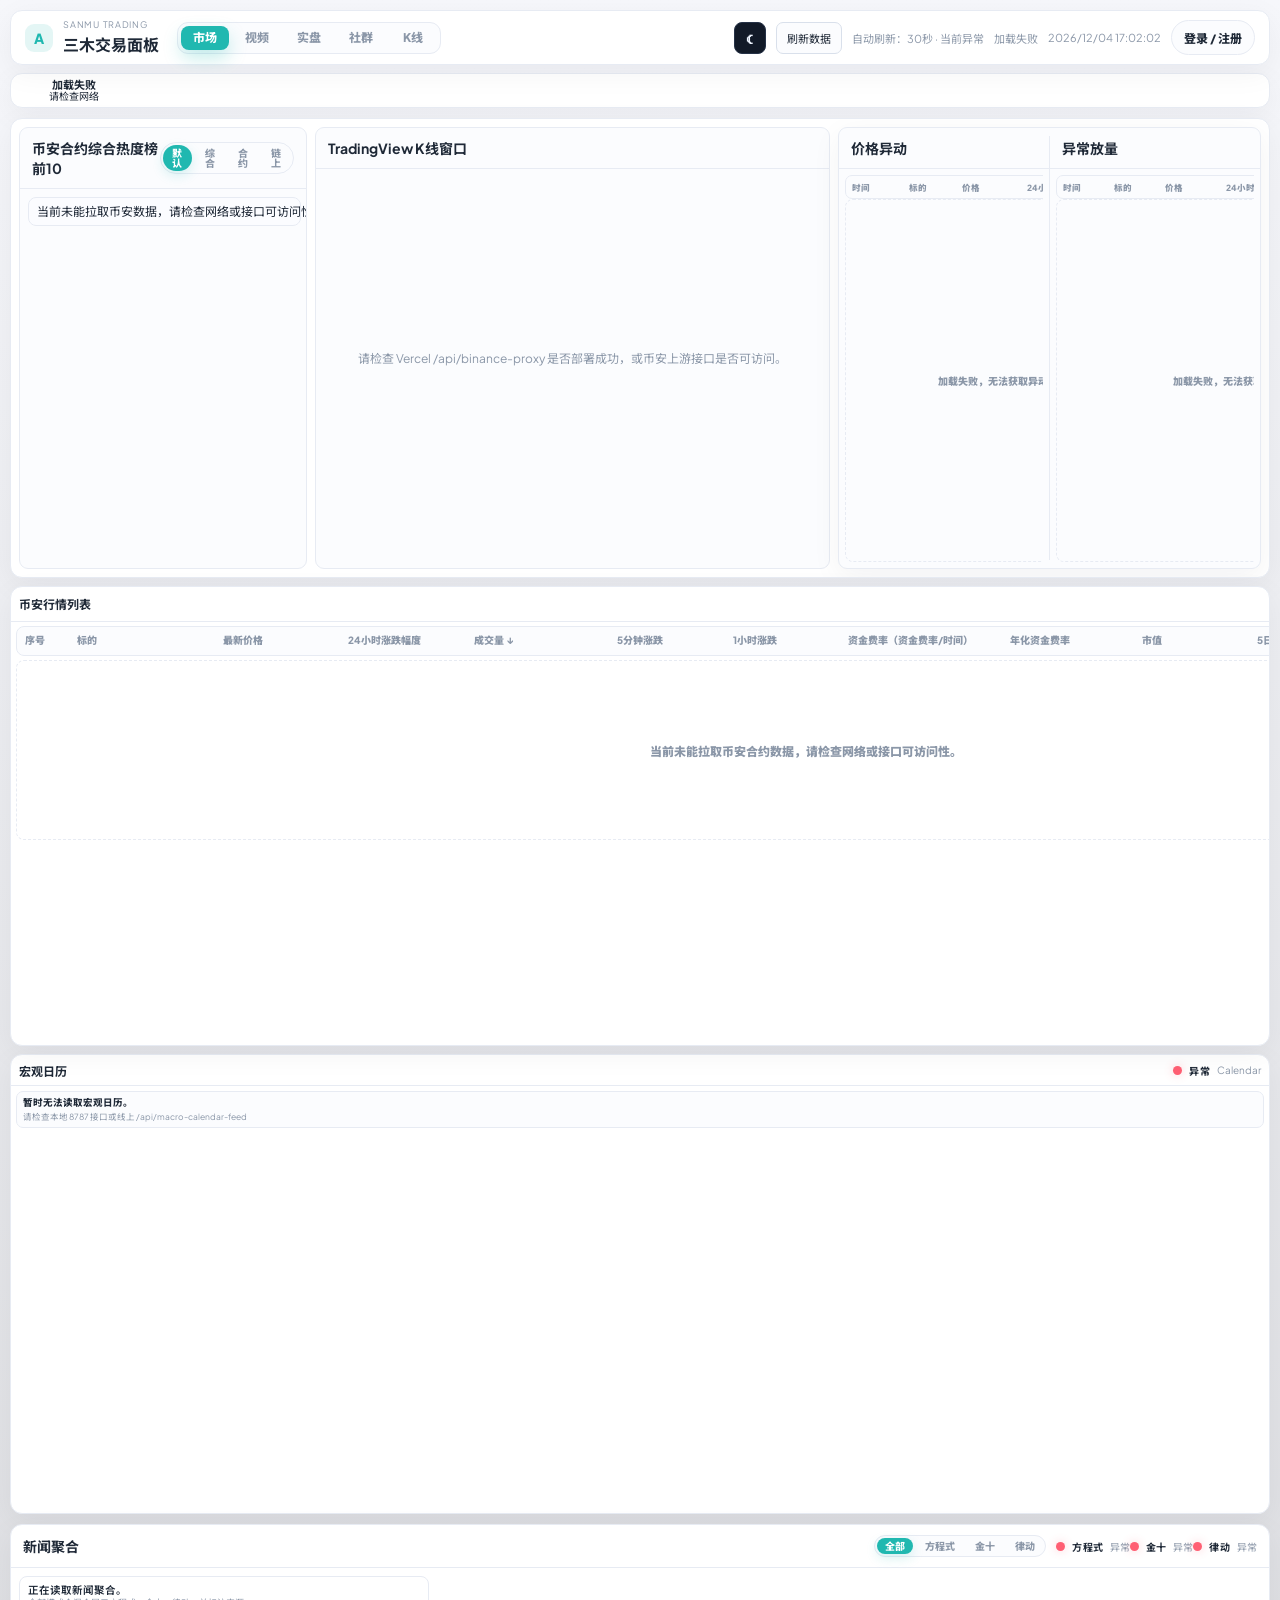
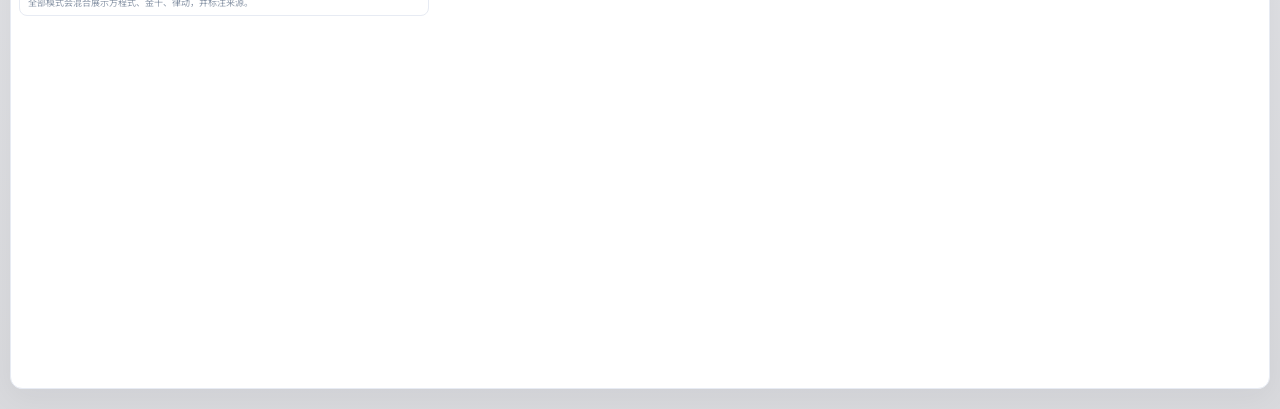
<file: index.html>
<!DOCTYPE html>
<html lang="zh-CN">
  <head>
    <meta charset="UTF-8" />
    <meta name="viewport" content="width=device-width, initial-scale=1.0" />
    <title>热度与异动榜单</title>
    <link rel="preconnect" href="https://fonts.googleapis.com" />
    <link rel="preconnect" href="https://fonts.gstatic.com" crossorigin />
    <link
      href="https://fonts.googleapis.com/css2?family=Plus+Jakarta+Sans:wght@400;500;600;700;800&family=Noto+Sans+SC:wght@400;500;700;800&display=swap"
      rel="stylesheet"
    />
    <link rel="stylesheet" href="./styles.css?v=20260610-email-auth-1" />
  </head>
  <body>
    <div class="page-shell">
      <header class="topbar">
        <div class="brand">
          <div class="brand-mark">A</div>
          <div>
            <p class="eyebrow">SANMU TRADING</p>
            <h1>三木交易面板</h1>
          </div>
        </div>
        <nav class="top-nav" aria-label="主导航">
          <a class="top-nav-link active" href="./index.html" aria-current="page">市场</a>
          <a class="top-nav-link" href="./video.html">视频</a>
          <a class="top-nav-link" href="./live.html">实盘</a>
          <a class="top-nav-link" href="./community.html">社群</a>
          <a class="top-nav-link" href="./kline.html">K线</a>
        </nav>
        <div class="toolbar-meta">
          <button class="theme-toggle-button" id="themeToggleButton" type="button" data-theme-toggle aria-label="切换主题" title="切换主题">☾</button>
          <button class="ghost-button" id="refreshButton">刷新数据</button>
          <span id="refreshState">自动刷新：5秒</span>
          <span id="fetchStatus">等待加载</span>
          <span id="updateTime"></span>
        </div>
      </header>

      <section class="volume-strip-panel">
        <div class="volume-strip" id="volumeTopStrip"></div>
      </section>

      <main class="dashboard-grid">
        <section class="board-panel market-overview-panel">
          <div class="market-overview-grid">
            <section class="market-subpanel" id="heatPanel">
              <div class="panel-header">
                <h2 id="heatTitle">币安合约综合热度榜前10</h2>
                <div class="movers-toggle heat-mode-toggle" aria-label="切换热度模式">
                  <button class="movers-toggle-button active" type="button" data-heat-mode="default">默认</button>
                  <button class="movers-toggle-button" type="button" data-heat-mode="combined">综合</button>
                  <button class="movers-toggle-button" type="button" data-heat-mode="contracts">合约</button>
                  <button class="movers-toggle-button" type="button" data-heat-mode="onchain">链上</button>
                </div>
              </div>
              <div class="panel-body" id="heatTable"></div>
            </section>

            <section class="market-subpanel" id="chainPanel">
              <div class="panel-header">
                <h2>TradingView K线窗口</h2>
              </div>
              <div class="panel-body tradingview-panel" id="tradingviewPanel"></div>
            </section>

            <aside class="market-subpanel side-panel">
            <div class="sub-panel">
              <div class="panel-header">
                <h2>价格异动</h2>
              </div>
              <div class="panel-body">
                <div id="shockList"></div>
              </div>
            </div>
            <div class="divider"></div>
            <div class="sub-panel">
              <div class="panel-header">
                <h2>异常放量</h2>
              </div>
              <div class="panel-body">
                <div id="volumeAlertList"></div>
              </div>
            </div>
            </aside>
          </div>
        </section>

          <section class="board-panel macro-calendar-panel" id="macroCalendarPanel">
            <div class="panel-header">
              <h2>宏观日历</h2>
              <div class="panel-header-status" id="macroCalendarStatusBar"></div>
            </div>
            <div class="panel-body macro-calendar-feed" id="macroCalendarFeed"></div>
          </section>

        <section class="stack-panel compact-stack-panel market-list-panel">
          <div class="sub-panel">
            <div class="panel-header">
              <h2>币安行情列表</h2>
              <div class="panel-header-status" id="marketListStatus">按24小时成交量排序</div>
            </div>
            <div class="panel-body" id="marketListTable"></div>
          </div>
        </section>
      </main>

      <section class="bottom-strip">
        <section class="bottom-panel news-hub-panel">
          <div class="panel-header">
            <h2>新闻聚合</h2>
            <div class="news-hub-actions">
              <div class="movers-toggle news-source-toggle" aria-label="切换新闻来源">
                <button class="movers-toggle-button active" type="button" data-news-mode="all">全部</button>
                <button class="movers-toggle-button" type="button" data-news-mode="bwe">方程式</button>
                <button class="movers-toggle-button" type="button" data-news-mode="jin10">金十</button>
                <button class="movers-toggle-button" type="button" data-news-mode="blockbeats">律动</button>
              </div>
              <div class="panel-header-status" id="newsHubStatusBar"></div>
            </div>
          </div>
          <div class="panel-body compact-feed news-hub-feed" id="newsHubFeed"></div>
        </section>
      </section>
    </div>

    <script src="./theme.js?v=20260610-email-auth-1"></script>
    <script src="./config.js?v=20260610-email-auth-1"></script>
    <script src="./auth.js?v=20260610-email-auth-1"></script>
    <script src="./script.js?v=20260610-email-auth-1"></script>
  </body>
</html>
</file>
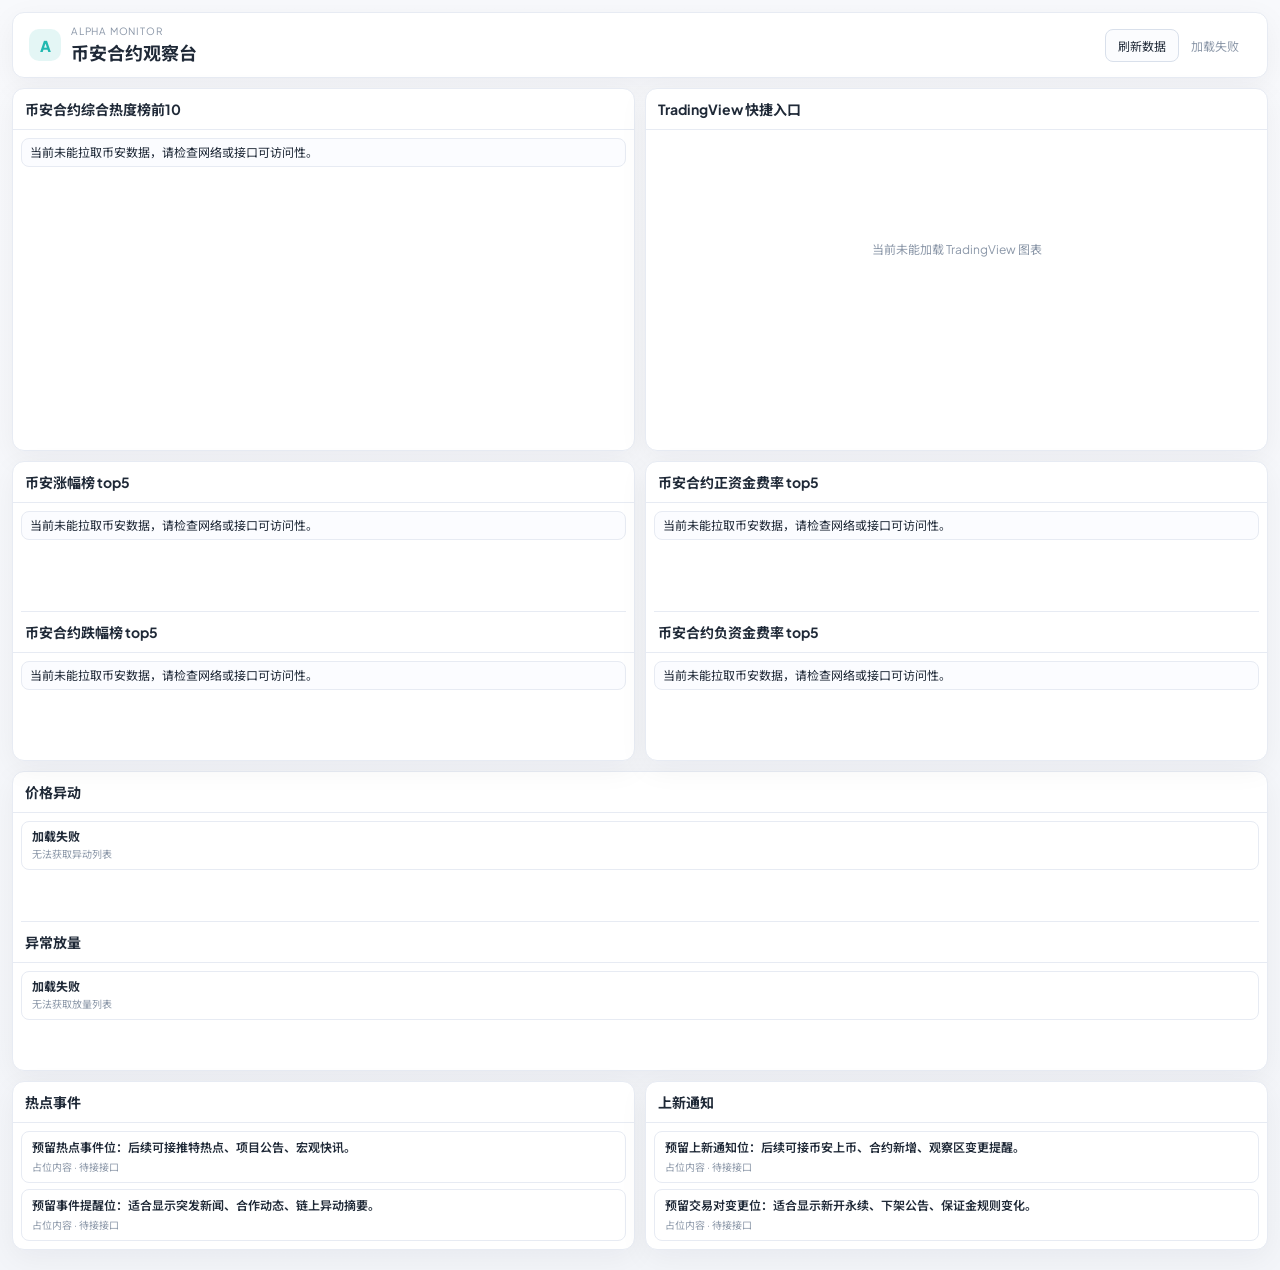
<file: 2026-04-26-new-chat/index.html>
<!DOCTYPE html>
<html lang="zh-CN">
  <head>
    <meta charset="UTF-8" />
    <meta name="viewport" content="width=device-width, initial-scale=1.0" />
    <title>热度与异动榜单</title>
    <link rel="preconnect" href="https://fonts.googleapis.com" />
    <link rel="preconnect" href="https://fonts.gstatic.com" crossorigin />
    <link
      href="https://fonts.googleapis.com/css2?family=Plus+Jakarta+Sans:wght@400;500;600;700;800&family=Noto+Sans+SC:wght@400;500;700;800&display=swap"
      rel="stylesheet"
    />
    <link rel="stylesheet" href="./styles.css" />
  </head>
  <body>
    <div class="page-shell">
      <header class="topbar">
        <div class="brand">
          <div class="brand-mark">A</div>
          <div>
            <p class="eyebrow">Alpha Monitor</p>
            <h1>币安合约观察台</h1>
          </div>
        </div>
        <div class="toolbar-meta">
          <button class="ghost-button" id="refreshButton">刷新数据</button>
          <span id="fetchStatus">等待加载</span>
          <span id="updateTime"></span>
        </div>
      </header>

      <main class="dashboard-grid">
        <section class="board-panel" id="heatPanel">
          <div class="panel-header">
            <h2>币安合约综合热度榜前10</h2>
          </div>
          <div class="panel-body" id="heatTable"></div>
        </section>

        <section class="board-panel" id="chainPanel">
          <div class="panel-header">
            <h2>TradingView 快捷入口</h2>
          </div>
          <div class="panel-body tradingview-panel" id="tradingviewPanel"></div>
        </section>

        <aside class="side-panel">
          <div class="sub-panel">
            <div class="panel-header">
              <h2>价格异动</h2>
            </div>
            <div class="panel-body" id="shockList"></div>
          </div>
          <div class="divider"></div>
          <div class="sub-panel">
            <div class="panel-header">
              <h2>异常放量</h2>
            </div>
            <div class="panel-body" id="volumeAlertList"></div>
          </div>
        </aside>

        <section class="stack-panel">
          <div class="sub-panel">
            <div class="panel-header">
              <h2>币安涨幅榜 top5</h2>
            </div>
            <div class="panel-body" id="gainersTable"></div>
          </div>
          <div class="divider"></div>
          <div class="sub-panel">
            <div class="panel-header">
              <h2>币安合约跌幅榜 top5</h2>
            </div>
            <div class="panel-body" id="losersTable"></div>
          </div>
        </section>

        <section class="stack-panel">
          <div class="sub-panel">
            <div class="panel-header">
              <h2>币安合约正资金费率 top5</h2>
            </div>
            <div class="panel-body" id="positiveFundingTable"></div>
          </div>
          <div class="divider"></div>
          <div class="sub-panel">
            <div class="panel-header">
              <h2>币安合约负资金费率 top5</h2>
            </div>
            <div class="panel-body" id="negativeFundingTable"></div>
          </div>
        </section>
      </main>

      <section class="bottom-strip">
        <section class="bottom-panel">
          <div class="panel-header">
            <h2>热点事件</h2>
          </div>
          <div class="panel-body compact-feed" id="hotEventFeed"></div>
        </section>

        <section class="bottom-panel">
          <div class="panel-header">
            <h2>上新通知</h2>
          </div>
          <div class="panel-body compact-feed" id="listingFeed"></div>
        </section>
      </section>
    </div>

    <script src="./config.js"></script>
    <script src="./script.js"></script>
  </body>
</html>
</file>
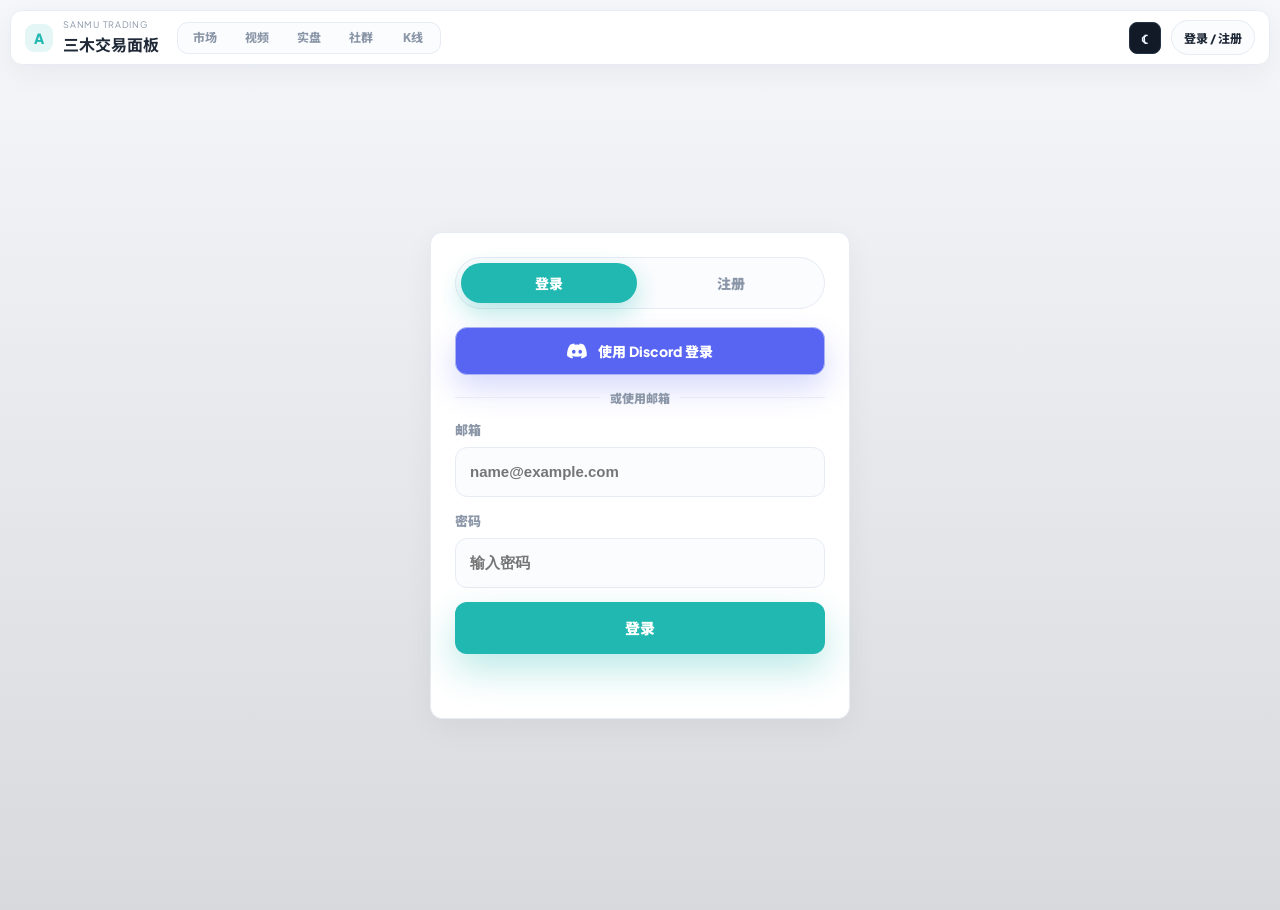
<file: auth.html>
<!DOCTYPE html>
<html lang="zh-CN" class="theme-dark">
  <head>
    <meta charset="UTF-8" />
    <meta name="viewport" content="width=device-width, initial-scale=1.0" />
    <title>三木交易面板 - 登录注册</title>
    <link rel="preconnect" href="https://fonts.googleapis.com" />
    <link rel="preconnect" href="https://fonts.gstatic.com" crossorigin />
    <link
      href="https://fonts.googleapis.com/css2?family=Plus+Jakarta+Sans:wght@400;500;600;700;800&family=Noto+Sans+SC:wght@400;500;700;800&display=swap"
      rel="stylesheet"
    />
    <script src="./theme.js?v=20260610-discord-oauth-1" defer></script>
    <script src="./config.js?v=20260610-discord-oauth-1" defer></script>
    <script src="./auth.js?v=20260610-discord-oauth-1" defer></script>
    <link rel="stylesheet" href="./styles.css?v=20260610-discord-oauth-1" />
  </head>
  <body class="theme-dark auth-page-body">
    <div class="page-shell">
      <header class="topbar">
        <div class="brand">
          <div class="brand-mark">A</div>
          <div>
            <p class="eyebrow">SANMU TRADING</p>
            <h1>三木交易面板</h1>
          </div>
        </div>
        <nav class="top-nav" aria-label="主导航">
          <a class="top-nav-link" href="./index.html">市场</a>
          <a class="top-nav-link" href="./video.html">视频</a>
          <a class="top-nav-link" href="./live.html">实盘</a>
          <a class="top-nav-link" href="./community.html">社群</a>
          <a class="top-nav-link" href="./kline.html">K线</a>
        </nav>
        <div class="toolbar-meta topbar-actions">
          <button class="theme-toggle-button" type="button" data-theme-toggle aria-label="切换主题" title="切换主题">☾</button>
        </div>
      </header>

      <main class="auth-page">
        <section class="board-panel auth-hero-panel">
          <div>
            <p class="eyebrow">ACCOUNT ACCESS</p>
            <h2>邮箱登录</h2>
            <p>用邮箱创建账号后，可以在当前浏览器保持登录状态。后续接入正式会员系统时，这里可以直接替换为云端认证。</p>
          </div>
        </section>

        <section class="board-panel auth-card">
          <div class="auth-tabs" role="tablist" aria-label="登录注册切换">
            <button class="auth-tab active" type="button" data-auth-tab="login">登录</button>
            <button class="auth-tab" type="button" data-auth-tab="register">注册</button>
          </div>

          <button class="auth-discord-button" id="discordLoginButton" type="button">
            <span class="auth-discord-icon" aria-hidden="true">
              <svg viewBox="0 0 24 24" role="img">
                <path d="M19.54 5.23A17.8 17.8 0 0 0 15.08 3.86c-.2.35-.42.82-.57 1.19a16.55 16.55 0 0 0-5.02 0c-.15-.37-.38-.84-.58-1.19-1.56.27-3.06.73-4.46 1.37C1.63 9.42.88 13.5 1.26 17.53a17.95 17.95 0 0 0 5.47 2.75c.44-.6.83-1.23 1.17-1.9-.64-.24-1.25-.53-1.83-.87.15-.11.3-.23.44-.35 3.52 1.63 7.34 1.63 10.82 0 .15.12.29.24.44.35-.58.34-1.19.63-1.83.87.34.67.73 1.3 1.17 1.9a17.9 17.9 0 0 0 5.48-2.75c.45-4.68-.76-8.73-3.05-12.3ZM8.49 15.06c-1.06 0-1.93-.97-1.93-2.16 0-1.19.85-2.16 1.93-2.16s1.95.98 1.93 2.16c0 1.19-.85 2.16-1.93 2.16Zm7.02 0c-1.06 0-1.93-.97-1.93-2.16 0-1.19.85-2.16 1.93-2.16s1.95.98 1.93 2.16c0 1.19-.85 2.16-1.93 2.16Z" />
              </svg>
            </span>
            <span>使用 Discord 登录</span>
          </button>

          <div class="auth-divider"><span>或使用邮箱</span></div>

          <form class="auth-form active" id="loginForm" autocomplete="on">
            <label class="auth-field">
              <span>邮箱</span>
              <input id="loginEmailInput" type="email" placeholder="name@example.com" autocomplete="email" required />
            </label>
            <label class="auth-field">
              <span>密码</span>
              <input id="loginPasswordInput" type="password" placeholder="输入密码" autocomplete="current-password" required />
            </label>
            <button class="auth-submit-button" type="submit">登录</button>
          </form>

          <form class="auth-form" id="registerForm" autocomplete="on">
            <label class="auth-field">
              <span>邮箱</span>
              <input id="registerEmailInput" type="email" placeholder="name@example.com" autocomplete="email" required />
            </label>
            <label class="auth-field">
              <span>密码</span>
              <input id="registerPasswordInput" type="password" placeholder="至少 8 位字符" autocomplete="new-password" required />
            </label>
            <label class="auth-field">
              <span>确认密码</span>
              <input id="registerConfirmInput" type="password" placeholder="再次输入密码" autocomplete="new-password" required />
            </label>
            <button class="auth-submit-button" type="submit">创建账号</button>
          </form>

          <div class="auth-status" id="authStatus" aria-live="polite"></div>
        </section>
      </main>
    </div>
  </body>
</html>
</file>
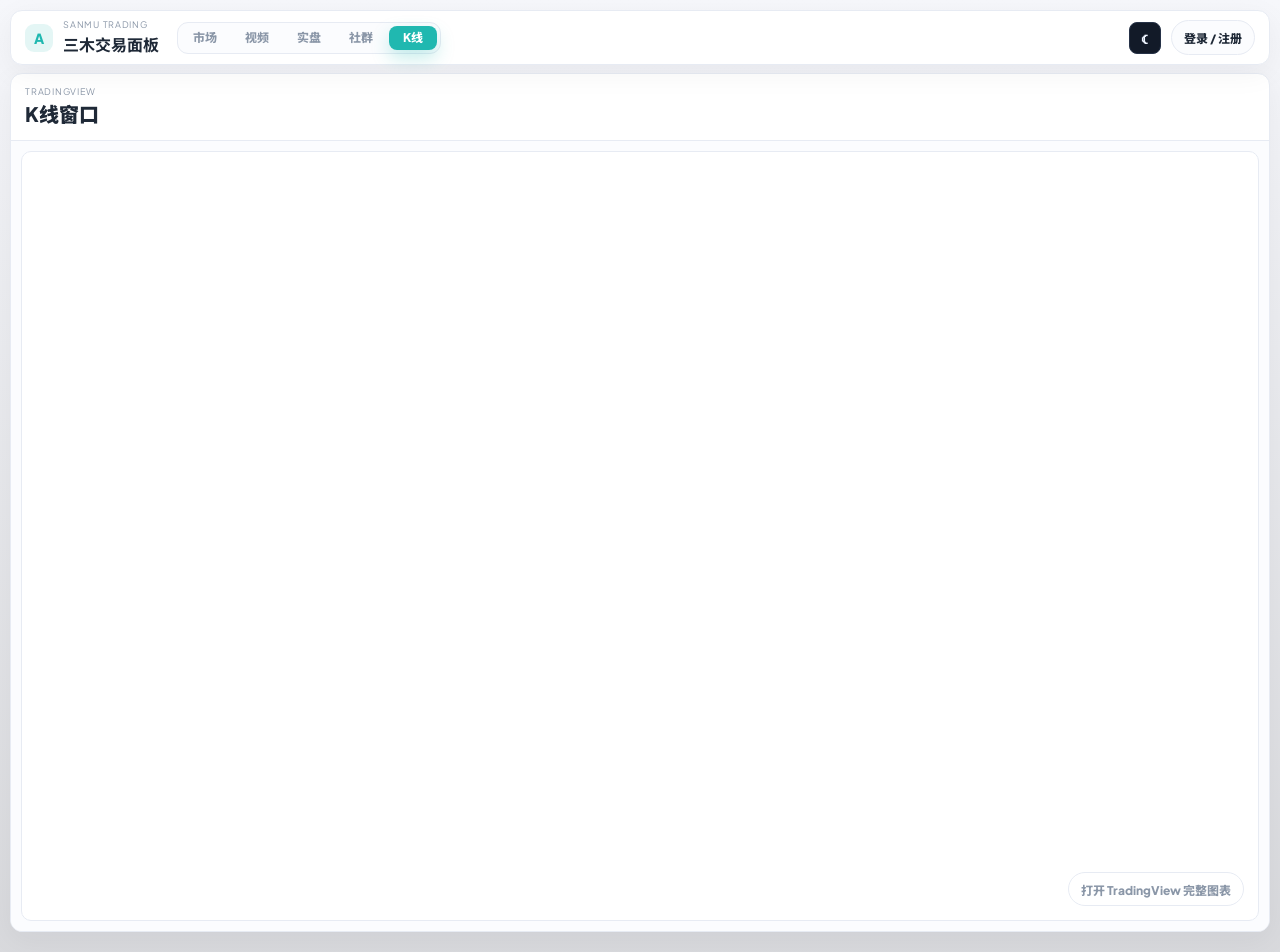
<file: kline.html>
<!DOCTYPE html>
<html lang="zh-CN" class="theme-dark">
  <head>
    <meta charset="UTF-8" />
    <meta name="viewport" content="width=device-width, initial-scale=1.0" />
    <title>三木交易面板 - K线</title>
    <link rel="preconnect" href="https://fonts.googleapis.com" />
    <link rel="preconnect" href="https://fonts.gstatic.com" crossorigin />
    <link
      href="https://fonts.googleapis.com/css2?family=Plus+Jakarta+Sans:wght@400;500;600;700;800&family=Noto+Sans+SC:wght@400;500;700;800&display=swap"
      rel="stylesheet"
    />
    <script src="./theme.js?v=20260610-email-auth-1" defer></script>
    <script src="./auth.js?v=20260610-email-auth-1" defer></script>
    <link rel="stylesheet" href="./styles.css?v=20260610-email-auth-1" />
  </head>
  <body class="theme-dark">
    <div class="page-shell">
      <header class="topbar">
        <div class="brand">
          <div class="brand-mark">A</div>
          <div>
            <p class="eyebrow">SANMU TRADING</p>
            <h1>三木交易面板</h1>
          </div>
        </div>
        <nav class="top-nav" aria-label="主导航">
          <a class="top-nav-link" href="./index.html">市场</a>
          <a class="top-nav-link" href="./video.html">视频</a>
          <a class="top-nav-link" href="./live.html">实盘</a>
          <a class="top-nav-link" href="./community.html">社群</a>
          <a class="top-nav-link active" href="./kline.html" aria-current="page">K线</a>
        </nav>
        <div class="toolbar-meta topbar-actions">
          <button class="theme-toggle-button" type="button" data-theme-toggle aria-label="切换主题" title="切换主题">☾</button>
        </div>
      </header>

      <main class="kline-page">
        <section class="board-panel kline-panel">
          <div class="kline-panel-header">
            <div>
              <p class="eyebrow">TRADINGVIEW</p>
              <h2>K线窗口</h2>
            </div>
          </div>
          <div class="kline-widget-shell">
            <div id="tradingviewKlineWidget" class="kline-widget"></div>
          </div>
        </section>
      </main>
    </div>

    <script>
      const widgetContainerId = "tradingviewKlineWidget";
      let activeSymbol = "BINANCE:BTCUSDT";

      function getCurrentTheme() {
        return window.SanmuTheme?.get?.() || (document.documentElement.classList.contains("theme-dark") ? "dark" : "light");
      }

      function buildTradingViewUrl(symbol) {
        const params = new URLSearchParams({
          symbol,
          interval: "15"
        });
        return `https://www.tradingview.com/chart/?${params.toString()}`;
      }

      function renderTradingViewWidget(symbol = activeSymbol) {
        activeSymbol = symbol;
        const container = document.getElementById(widgetContainerId);
        if (!container) return;
        container.innerHTML = `
          <div class="tradingview-widget-container">
            <div class="tradingview-widget-container__widget"></div>
            <a class="kline-open-fallback" href="${buildTradingViewUrl(activeSymbol)}" target="_blank" rel="noopener noreferrer">打开 TradingView 完整图表</a>
          </div>
        `;

        const script = document.createElement("script");
        script.src = "https://s3.tradingview.com/external-embedding/embed-widget-advanced-chart.js";
        script.async = true;
        script.textContent = JSON.stringify({
          autosize: true,
          symbol: activeSymbol,
          interval: "15",
          timezone: "Asia/Shanghai",
          theme: getCurrentTheme(),
          style: "1",
          locale: "zh_CN",
          allow_symbol_change: true,
          calendar: false,
          details: true,
          hide_side_toolbar: false,
          hide_top_toolbar: false,
          hotlist: false,
          save_image: true,
          studies: ["Volume@tv-basicstudies"],
          support_host: "https://www.tradingview.com",
          withdateranges: true
        });
        container.querySelector(".tradingview-widget-container")?.appendChild(script);
      }

      window.addEventListener("load", () => renderTradingViewWidget());
      window.SanmuTheme?.onChange?.(() => renderTradingViewWidget(activeSymbol));
    </script>
  </body>
</html>
</file>
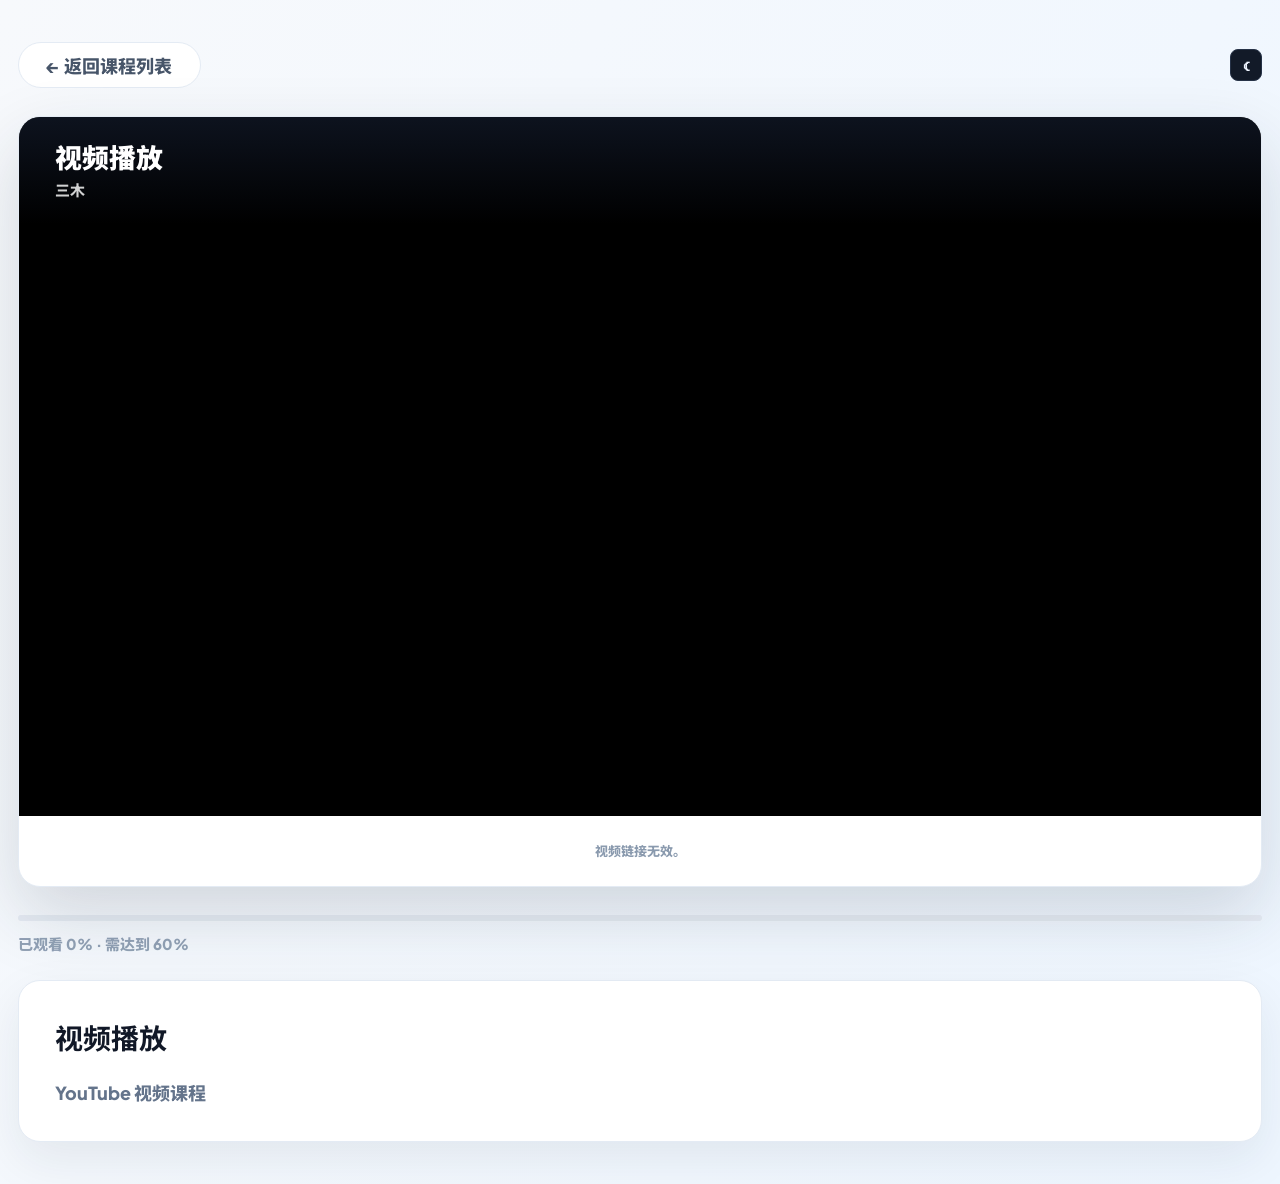
<file: video-player.html>
<!DOCTYPE html>
<html lang="zh-CN" class="theme-dark">
  <head>
    <meta charset="UTF-8" />
    <meta name="viewport" content="width=device-width, initial-scale=1.0" />
    <title>三木交易面板 - 视频播放</title>
    <link rel="preconnect" href="https://fonts.googleapis.com" />
    <link rel="preconnect" href="https://fonts.gstatic.com" crossorigin />
    <link
      href="https://fonts.googleapis.com/css2?family=Plus+Jakarta+Sans:wght@400;500;600;700;800&family=Noto+Sans+SC:wght@400;500;700;800&display=swap"
      rel="stylesheet"
    />
    <script src="./theme.js?v=20260610-video-duration-1" defer></script>
    <link rel="stylesheet" href="./styles.css?v=20260610-video-access-1" />
    <script src="./video-player.js?v=20260610-video-duration-1" defer></script>
  </head>
  <body class="theme-dark video-player-body video-public-body">
    <main class="video-player-shell">
      <div class="video-player-topline">
        <a class="video-back-link" href="./video.html">← 返回课程列表</a>
        <button class="theme-toggle-button" type="button" data-theme-toggle aria-label="切换主题" title="切换主题">☾</button>
      </div>
      <section class="board-panel video-player-panel">
        <div class="video-player-header">
          <div>
            <h1 id="playerTitle">视频播放</h1>
            <p>三木</p>
          </div>
        </div>
        <div class="video-embed-frame" id="videoEmbedFrame"></div>
        <div class="video-player-error" id="videoPlayerError" hidden>视频链接无效。</div>
      </section>
      <div class="video-player-progress">
        <div></div>
        <span>已观看 0% · 需达到 60%</span>
      </div>
      <section class="board-panel video-player-info">
        <h2 id="playerInfoTitle">视频课程</h2>
        <p id="playerInfoMeta">YouTube 课程</p>
      </section>
    </main>
  </body>
</html>
</file>
<file: styles.css>
:root {
  --dashboard-gap: clamp(8px, 0.55vw, 14px);
  --page-gutter: clamp(8px, 0.8vw, 18px);
  --market-panel-height: clamp(460px, calc((100vh - 136px) / 2), 720px);
  --macro-panel-height: clamp(250px, calc(var(--market-panel-height) * 0.56), 420px);
  --bg: #f6f7fb;
  --panel: #ffffff;
  --panel-soft: #fbfcfe;
  --border: #e7ebf3;
  --border-strong: #d9e0eb;
  --text: #1f2937;
  --muted: #8b97a8;
  --accent: #20b8b0;
  --green: #22b35d;
  --red: #f06565;
  --amber: #f59e0b;
  --shadow: 0 8px 30px rgba(15, 23, 42, 0.05);
}

html.theme-dark,
body.theme-dark {
  --bg: #0b1220;
  --panel: #111827;
  --panel-soft: #172133;
  --border: #263247;
  --border-strong: #33435d;
  --text: #e5edf8;
  --muted: #93a3bc;
  --accent: #23c7bf;
  --green: #43d484;
  --red: #ff7a7a;
  --amber: #f0b55c;
  --shadow: 0 14px 40px rgba(0, 0, 0, 0.34);
}

* {
  box-sizing: border-box;
}

body {
  margin: 0;
  min-height: 100vh;
  font-family: "Plus Jakarta Sans", "Noto Sans SC", sans-serif;
  background: linear-gradient(180deg, var(--bg) 0%, color-mix(in srgb, var(--bg) 88%, #000 12%) 100%);
  color: var(--text);
}

body.modal-open {
  overflow: hidden;
}

html.theme-dark body {
  background: linear-gradient(180deg, var(--bg) 0%, #09101b 100%);
  color: var(--text);
}

html.theme-dark body,
html.theme-dark .brand h1,
html.theme-dark .panel-header h2,
html.theme-dark .volume-chip-symbol,
html.theme-dark .volume-chip-price,
html.theme-dark .symbol-main,
html.theme-dark .feed-title,
html.theme-dark .tv-title {
  color: var(--text);
}

html.theme-dark .eyebrow,
html.theme-dark .toolbar-meta,
html.theme-dark .cell,
html.theme-dark .symbol-head,
html.theme-dark .feed-meta,
html.theme-dark .tv-subtitle,
html.theme-dark .history-time,
html.theme-dark .history-title {
  color: var(--muted);
}

button {
  font: inherit;
}

.page-shell {
  width: calc(100vw - (var(--page-gutter) * 2));
  max-width: 100%;
  margin: var(--page-gutter) auto 20px;
}

.topbar,
.board-panel,
.stack-panel,
.side-panel,
.volume-strip-panel {
  background: var(--panel);
  border: 1px solid var(--border);
  border-radius: 12px;
  box-shadow: var(--shadow);
}

.topbar {
  display: flex;
  justify-content: space-between;
  align-items: center;
  padding: 8px 14px;
  margin-bottom: 8px;
  position: sticky;
  top: 8px;
  z-index: 40;
  backdrop-filter: blur(14px);
}

.auth-widget {
  display: inline-flex;
  align-items: center;
  gap: 8px;
  min-width: 0;
}

.auth-nav-button,
.auth-logout-button {
  border: 1px solid var(--border);
  border-radius: 999px;
  background: var(--panel-soft);
  color: var(--text);
  padding: 8px 12px;
  font-size: 12px;
  font-weight: 800;
  text-decoration: none;
  cursor: pointer;
  white-space: nowrap;
  transition: border-color 0.2s ease, color 0.2s ease, background 0.2s ease, transform 0.2s ease;
}

.auth-nav-button:hover,
.auth-logout-button:hover {
  border-color: color-mix(in srgb, var(--accent) 52%, var(--border));
  color: var(--accent);
  transform: translateY(-1px);
}

.auth-user-chip {
  display: inline-flex;
  align-items: center;
  max-width: 190px;
  min-height: 34px;
  overflow: hidden;
  text-overflow: ellipsis;
  white-space: nowrap;
  border: 1px solid color-mix(in srgb, var(--accent) 35%, var(--border));
  border-radius: 999px;
  background: color-mix(in srgb, var(--accent) 10%, var(--panel));
  color: var(--text);
  padding: 0 12px;
  font-size: 12px;
  font-weight: 800;
}

.volume-strip-panel {
  margin-bottom: 10px;
  overflow: hidden;
}

.page-placeholder {
  min-height: calc(100vh - 110px);
  display: grid;
  place-items: center;
}

.auth-page {
  display: grid;
  place-items: center;
  min-height: calc(100vh - 96px);
  padding: clamp(18px, 4vw, 56px);
}

.auth-hero-panel {
  display: none;
  align-items: center;
  min-height: 520px;
  padding: clamp(28px, 5vw, 72px);
  overflow: hidden;
  background:
    linear-gradient(135deg, color-mix(in srgb, var(--accent) 13%, transparent), transparent 42%),
    var(--panel);
}

.auth-hero-panel h2 {
  margin: 0;
  max-width: 620px;
  color: var(--text);
  font-size: clamp(34px, 4.4vw, 72px);
  line-height: 1.05;
  font-weight: 900;
  letter-spacing: 0;
}

.auth-hero-panel p:last-child {
  max-width: 580px;
  margin: 18px 0 0;
  color: var(--muted);
  font-size: 16px;
  font-weight: 700;
  line-height: 1.8;
}

.auth-card {
  width: min(420px, 100%);
  padding: 24px;
  min-height: 0;
  display: flex;
  flex-direction: column;
  justify-content: center;
  margin: 0 auto;
}

.auth-tabs {
  display: grid;
  grid-template-columns: repeat(2, minmax(0, 1fr));
  gap: 6px;
  padding: 5px;
  margin-bottom: 18px;
  border: 1px solid var(--border);
  border-radius: 999px;
  background: var(--panel-soft);
}

.auth-tab {
  border: 0;
  border-radius: 999px;
  background: transparent;
  color: var(--muted);
  padding: 10px 14px;
  font-size: 14px;
  font-weight: 900;
  cursor: pointer;
}

.auth-tab.active {
  background: var(--accent);
  color: #fff;
  box-shadow: 0 10px 24px color-mix(in srgb, var(--accent) 32%, transparent);
}

.auth-discord-button {
  display: inline-flex;
  align-items: center;
  justify-content: center;
  gap: 10px;
  width: 100%;
  min-height: 48px;
  margin-bottom: 14px;
  border: 1px solid color-mix(in srgb, #5865f2 42%, var(--border));
  border-radius: 12px;
  background: #5865f2;
  color: #fff;
  cursor: pointer;
  font: inherit;
  font-size: 14px;
  font-weight: 900;
  box-shadow: 0 14px 30px rgba(88, 101, 242, 0.24);
}

.auth-discord-icon {
  display: grid;
  place-items: center;
  width: 22px;
  height: 22px;
}

.auth-discord-icon svg {
  width: 22px;
  height: 22px;
  fill: currentColor;
}

.auth-divider {
  display: flex;
  align-items: center;
  gap: 10px;
  margin: 0 0 14px;
  color: var(--muted);
  font-size: 12px;
  font-weight: 900;
}

.auth-divider::before,
.auth-divider::after {
  content: "";
  flex: 1;
  height: 1px;
  background: var(--border);
}

.auth-form {
  display: none;
  gap: 14px;
}

.auth-form.active {
  display: grid;
}

.auth-field {
  display: grid;
  gap: 8px;
}

.auth-field span {
  color: var(--muted);
  font-size: 13px;
  font-weight: 900;
}

.auth-field input {
  width: 100%;
  height: 50px;
  border: 1px solid var(--border);
  border-radius: 12px;
  background: var(--panel-soft);
  color: var(--text);
  padding: 0 14px;
  font-size: 15px;
  font-weight: 700;
  outline: none;
}

.auth-field input:focus {
  border-color: var(--accent);
  box-shadow: 0 0 0 4px color-mix(in srgb, var(--accent) 18%, transparent);
}

.auth-submit-button {
  height: 52px;
  border: 0;
  border-radius: 12px;
  background: var(--accent);
  color: #fff;
  font-size: 15px;
  font-weight: 900;
  cursor: pointer;
  box-shadow: 0 16px 36px color-mix(in srgb, var(--accent) 30%, transparent);
}

.auth-status {
  min-height: 24px;
  margin-top: 16px;
  color: var(--muted);
  font-size: 13px;
  font-weight: 800;
}

.auth-status[data-type="success"] {
  color: var(--green);
}

.auth-status[data-type="error"] {
  color: var(--red);
}

.placeholder-panel {
  width: min(720px, 100%);
  padding: 34px;
  text-align: center;
}

.placeholder-panel h2 {
  margin: 0 0 12px;
  font-size: 24px;
}

.placeholder-panel p:last-child {
  margin: 0 auto;
  max-width: 520px;
  color: var(--muted);
  line-height: 1.7;
}

.video-page {
  display: grid;
  grid-template-columns: minmax(0, 1fr) 360px;
  gap: 10px;
  align-items: start;
}

.video-public-body {
  --bg: #f4f8fd;
  --panel: #ffffff;
  --panel-soft: #f8fbff;
  --border: #e4ebf4;
  --border-strong: #d7e1ed;
  --text: #111827;
  --muted: #8a9aae;
  --shadow: 0 18px 48px rgba(31, 41, 55, 0.08);
  background: linear-gradient(115deg, #f7f9fc 0%, #eef6ff 100%);
  color: var(--text);
}

.video-public-body .brand h1,
.video-public-body .panel-header h2 {
  color: var(--text);
}

.video-course-layout {
  grid-template-columns: minmax(0, 1fr) minmax(260px, 320px);
  gap: 14px;
  align-items: start;
}

.video-side-rail {
  display: grid;
  gap: 14px;
  position: sticky;
  top: 82px;
}

.video-main-panel {
  min-height: 620px;
  overflow: hidden;
}

.video-main-header {
  display: flex;
  align-items: flex-start;
  justify-content: space-between;
  gap: 16px;
  padding: 18px 20px;
  border-bottom: 1px solid var(--border);
  background: var(--panel-soft);
}

.video-main-header h2 {
  margin: 0;
  color: var(--text);
  font-size: 22px;
  font-weight: 900;
}

.video-main-header span {
  display: block;
  margin-top: 6px;
  color: var(--muted);
  font-size: 13px;
  font-weight: 800;
}

.video-library-panel,
.video-preview-panel {
  overflow: hidden;
}

.video-library-panel .panel-header,
.video-preview-panel .panel-header {
  min-height: 58px;
}

.video-count {
  color: var(--muted);
  font-size: 12px;
  font-weight: 800;
}

.video-main-header .video-count {
  flex: 0 0 auto;
  border-radius: 999px;
  background: var(--panel);
  color: var(--accent);
  padding: 9px 13px;
}

.video-add-panel {
  display: grid;
  grid-template-columns: minmax(160px, 0.6fr) minmax(240px, 1fr) minmax(180px, 0.55fr) auto;
  gap: 8px;
  padding: 12px;
  border-bottom: 1px solid var(--border);
  background: var(--panel-soft);
}

.video-add-panel-public {
  grid-template-columns: minmax(240px, 1.1fr) minmax(180px, 0.62fr) minmax(150px, 0.46fr) minmax(132px, 0.38fr) minmax(150px, 0.45fr) auto;
}

.video-field {
  display: grid;
  gap: 6px;
}

.video-field span {
  color: var(--muted);
  font-size: 11px;
  font-weight: 900;
}

.video-field input {
  width: 100%;
  height: 38px;
  border: 1px solid var(--border);
  border-radius: 8px;
  background: var(--panel);
  color: var(--text);
  font: inherit;
  font-size: 13px;
  outline: none;
  padding: 0 11px;
}

.video-field select {
  width: 100%;
  height: 38px;
  border: 1px solid var(--border);
  border-radius: 8px;
  background: var(--panel);
  color: var(--text);
  font: inherit;
  font-size: 13px;
  outline: none;
  padding: 0 11px;
}

.video-field input:focus,
.video-field select:focus {
  border-color: var(--accent);
  box-shadow: 0 0 0 3px color-mix(in srgb, var(--accent) 16%, transparent);
}

.video-add-button,
.video-open-button,
.video-list-actions button {
  border: 0;
  border-radius: 8px;
  cursor: pointer;
  font-size: 12px;
  font-weight: 900;
  line-height: 1;
}

.video-add-button {
  align-self: end;
  height: 38px;
  padding: 0 14px;
  background: var(--accent);
  color: #fff;
  box-shadow: 0 8px 18px color-mix(in srgb, var(--accent) 24%, transparent);
}

.video-form-status {
  min-height: 30px;
  padding: 8px 12px 0;
  color: var(--muted);
  font-size: 12px;
  font-weight: 800;
}

.video-form-status.failed {
  color: var(--red);
}

.video-github-panel {
  border-bottom: 1px solid var(--border);
  background: var(--panel-soft);
  padding: 0 12px 12px;
}

.video-github-panel summary {
  cursor: pointer;
  color: var(--muted);
  font-size: 12px;
  font-weight: 900;
  padding: 12px 0;
}

.video-github-grid {
  display: grid;
  grid-template-columns: minmax(220px, 1fr) minmax(180px, 0.8fr) minmax(110px, 0.35fr) minmax(130px, 0.45fr);
  gap: 8px;
}

.video-category-manager {
  border-bottom: 1px solid var(--border);
  background: var(--panel-soft);
  padding: 12px;
}

.video-category-manager .panel-header {
  min-height: 0;
  margin-bottom: 10px;
}

.video-category-create-row {
  display: grid;
  grid-template-columns: minmax(220px, 1fr) 150px;
  gap: 8px;
  align-items: end;
}

.video-category-manage-list {
  display: grid;
  grid-template-columns: repeat(2, minmax(0, 1fr));
  gap: 8px;
  margin-top: 10px;
}

.video-category-manage-item {
  display: grid;
  grid-template-columns: minmax(0, 1fr) auto auto;
  align-items: center;
  gap: 10px;
  min-height: 44px;
  padding: 8px 10px;
  border: 1px solid var(--border);
  border-radius: 9px;
  background: var(--panel);
}

.video-category-manage-item span {
  min-width: 0;
  color: var(--text);
  font-weight: 900;
  overflow: hidden;
  text-overflow: ellipsis;
  white-space: nowrap;
}

.video-category-manage-item strong {
  color: var(--muted);
  font-size: 12px;
  font-weight: 900;
  white-space: nowrap;
}

.video-category-manage-item button {
  border: 1px solid var(--border);
  border-radius: 8px;
  background: color-mix(in srgb, var(--red) 12%, var(--panel));
  color: var(--red);
  cursor: pointer;
  font: inherit;
  font-size: 12px;
  font-weight: 900;
  padding: 7px 10px;
}

.video-category-manage-item button:disabled {
  cursor: not-allowed;
  opacity: 0.42;
}

.video-list {
  display: grid;
  gap: 8px;
  max-height: calc(100vh - 235px);
  min-height: 360px;
  overflow: auto;
  padding: 12px;
}

.video-public-body .video-list {
  grid-template-columns: repeat(4, minmax(0, 1fr));
  gap: 16px;
  max-height: none;
  min-height: 260px;
  overflow: visible;
  padding: 18px;
}

.video-list-item {
  display: grid;
  grid-template-columns: minmax(0, 1fr) auto;
  gap: 10px;
  align-items: center;
  border: 1px solid var(--border);
  border-radius: 8px;
  background: var(--panel-soft);
  padding: 8px;
}

.video-public-body .video-list-item {
  display: block;
  overflow: hidden;
  border-radius: 20px;
  border-color: #e1e8f2;
  background: #fff;
  padding: 0;
  box-shadow: 0 16px 46px rgba(30, 41, 59, 0.08);
  transition: transform 0.18s ease, box-shadow 0.18s ease;
}

.video-public-body .video-list-item:hover {
  transform: translateY(-3px);
  box-shadow: 0 24px 58px rgba(30, 41, 59, 0.13);
}

.video-list-item.active {
  border-color: color-mix(in srgb, var(--accent) 64%, var(--border));
  box-shadow: inset 3px 0 0 var(--accent);
}

.video-list-main {
  display: grid;
  grid-template-columns: 132px minmax(0, 1fr);
  gap: 12px;
  align-items: center;
  min-width: 0;
  border: 0;
  background: transparent;
  color: inherit;
  cursor: pointer;
  padding: 0;
  text-align: left;
}

.video-public-body .video-list-main {
  display: block;
  width: 100%;
}

.video-card-art {
  position: relative;
  display: block;
  width: 100%;
  height: 168px;
  overflow: hidden;
  background:
    linear-gradient(135deg, rgba(142, 105, 222, 0.78), rgba(236, 117, 216, 0.62)),
    var(--thumb) center / cover;
}

.video-card-art img {
  width: 100%;
  height: 100%;
  opacity: 0.18;
  object-fit: cover;
}

.video-card-art em {
  position: absolute;
  top: 12px;
  left: 12px;
  border-radius: 8px;
  background: #ffc400;
  color: #111827;
  font-size: 12px;
  font-style: normal;
  font-weight: 900;
  padding: 6px 10px;
}

.video-card-art em.free {
  background: #21c7a8;
  color: #fff;
}

.video-card-art em.member {
  background: #ffc400;
  color: #111827;
}

.video-card-art b {
  position: absolute;
  right: 12px;
  bottom: 12px;
  border-radius: 8px;
  background: rgba(17, 24, 39, 0.62);
  color: #fff;
  font-size: 13px;
  padding: 6px 10px;
}

.video-list-main img,
.video-preview-card img {
  width: 100%;
  aspect-ratio: 16 / 9;
  border-radius: 7px;
  object-fit: cover;
  background: var(--border);
}

.video-public-body .video-list-main > span:last-child {
  display: block;
  min-height: 104px;
  padding: 16px 18px 18px;
}

.video-public-body .video-list-main strong {
  color: #111827;
  font-size: 16px;
  min-height: 44px;
}

.video-public-body .video-list-main small {
  color: #91a1b5;
  font-size: 13px;
}

.video-list-main strong,
.video-preview-card h3 {
  display: block;
  color: var(--text);
  font-size: 15px;
  font-weight: 900;
  line-height: 1.35;
  overflow-wrap: anywhere;
}

.video-list-main small,
.video-preview-card p {
  display: block;
  margin-top: 7px;
  color: var(--muted);
  font-size: 12px;
  font-weight: 700;
}

.video-list-actions {
  display: inline-flex;
  gap: 6px;
}

.video-list-actions button {
  height: 32px;
  padding: 0 10px;
  border: 1px solid var(--border);
  background: var(--panel);
  color: var(--muted);
}

.video-list-actions button:hover {
  color: var(--text);
  border-color: var(--border-strong);
}

.video-preview-panel {
  position: sticky;
  top: 76px;
}

.video-preview-empty,
.video-empty-state,
.video-player-error {
  padding: 24px;
  color: var(--muted);
  font-size: 13px;
  font-weight: 800;
  line-height: 1.7;
  text-align: center;
}

.video-preview-card {
  display: grid;
  gap: 14px;
  padding: 12px;
}

.video-preview-card h3,
.video-preview-card p {
  margin: 0;
}

.video-open-button {
  height: 38px;
  background: var(--accent);
  color: #fff;
}

.video-player-body {
  min-height: 100vh;
}

.video-player-shell {
  width: min(100vw - 36px, 1360px);
  margin: 42px auto;
}

.video-player-topline {
  display: flex;
  align-items: center;
  justify-content: space-between;
  gap: 14px;
  margin-bottom: 28px;
}

.video-player-panel {
  position: relative;
  overflow: hidden;
  border-radius: 22px;
  box-shadow: 0 28px 70px rgba(30, 41, 59, 0.16);
}

.video-back-link {
  display: inline-flex;
  align-items: center;
  height: 46px;
  border: 1px solid var(--border);
  border-radius: 999px;
  background: #fff;
  color: #475569;
  font-size: 18px;
  font-weight: 800;
  padding: 0 28px;
  text-decoration: none;
}

.video-player-header {
  position: absolute;
  top: 0;
  right: 0;
  left: 0;
  z-index: 2;
  display: flex;
  gap: 14px;
  align-items: center;
  padding: 24px 36px;
  background: linear-gradient(180deg, rgba(17, 24, 39, 0.78), rgba(17, 24, 39, 0));
  color: #fff;
}

.video-player-header img {
  width: 52px;
  height: 52px;
  border-radius: 50%;
  object-fit: cover;
}

.video-player-header h1 {
  margin: 0;
  font-size: clamp(20px, 2.1vw, 30px);
  font-weight: 900;
  line-height: 1.25;
}

.video-player-header p {
  margin: 4px 0 0;
  color: rgba(255, 255, 255, 0.82);
  font-size: 15px;
  font-weight: 800;
}

.video-embed-frame {
  width: 100%;
  aspect-ratio: 16 / 9;
  background: #000;
}

.video-embed-frame iframe {
  display: block;
  width: 100%;
  height: 100%;
  border: 0;
}

.video-player-progress {
  margin: 28px 0 26px;
}

.video-player-progress div {
  height: 6px;
  border-radius: 999px;
  background: #e5ebf3;
}

.video-player-progress span {
  display: block;
  margin-top: 12px;
  color: #91a1b5;
  font-size: 15px;
  font-weight: 800;
}

.video-player-info {
  min-height: 170px;
  padding: 36px;
  border-radius: 22px;
}

.video-player-info h2 {
  margin: 0 0 22px;
  color: #111827;
  font-size: 28px;
}

.video-player-info p {
  margin: 0;
  color: #64748b;
  font-size: 18px;
  font-weight: 800;
}

.video-type-panel,
.video-access-panel,
.video-updates-panel {
  padding: 26px;
  border-radius: 14px;
}

.video-type-panel h2,
.video-access-panel h2,
.video-updates-panel h2 {
  margin: 0 0 22px;
  color: #111827;
  font-size: 18px;
}

.video-type-list {
  display: grid;
  gap: 10px;
}

.video-type-list button {
  display: flex;
  align-items: center;
  justify-content: space-between;
  min-height: 42px;
  border: 1px solid var(--border);
  border-radius: 10px;
  background: var(--panel-soft);
  color: #5d6b7d;
  cursor: pointer;
  font-size: 13px;
  font-weight: 900;
  padding: 0 12px;
  text-align: left;
}

.video-type-list button strong {
  min-width: 28px;
  border-radius: 999px;
  background: color-mix(in srgb, var(--accent) 16%, transparent);
  color: var(--muted);
  font-size: 12px;
  font-weight: 900;
  padding: 3px 8px;
  text-align: center;
}

.video-type-list button.active {
  border-color: #111827;
  background: #111827;
  color: #fff;
}

.video-type-list button.active strong {
  background: rgba(255, 255, 255, 0.12);
  color: #fff;
}

.video-recent-list small {
  color: #8a9aae;
  font-size: 13px;
  font-weight: 800;
}

.video-recent-list {
  display: grid;
}

.video-recent-list button {
  display: grid;
  grid-template-columns: 74px minmax(0, 1fr) auto;
  gap: 12px;
  align-items: center;
  border: 0;
  border-bottom: 1px solid #edf2f7;
  background: transparent;
  color: #111827;
  cursor: pointer;
  min-height: 78px;
  padding: 14px 0;
  text-align: left;
}

.video-recent-list button img {
  width: 74px;
  height: 46px;
  border-radius: 8px;
  object-fit: cover;
  background: var(--border);
}

.video-recent-list button span {
  min-width: 0;
}

.video-recent-list strong {
  display: -webkit-box;
  overflow: hidden;
  color: #111827;
  font-size: 14px;
  font-weight: 900;
  line-height: 1.35;
  -webkit-box-orient: vertical;
  -webkit-line-clamp: 2;
}

.video-recent-list em {
  align-self: start;
  border-radius: 999px;
  background: var(--accent);
  color: #07111f;
  font-size: 10px;
  font-style: normal;
  font-weight: 900;
  padding: 4px 7px;
}

.community-page {
  display: grid;
  gap: 10px;
}

.community-hero-panel {
  display: flex;
  align-items: center;
  justify-content: space-between;
  gap: 18px;
  padding: 28px;
}

.community-hero-panel h2 {
  margin: 0 0 10px;
  font-size: 28px;
}

.community-hero-panel p:last-child {
  margin: 0;
  max-width: 720px;
  color: var(--muted);
  line-height: 1.7;
}

.community-primary-action {
  flex: 0 0 auto;
  padding: 10px 16px;
  border-radius: 9px;
  background: var(--accent);
  color: #fff;
  font-size: 12px;
  font-weight: 900;
  line-height: 1;
  text-decoration: none;
  box-shadow: 0 8px 18px color-mix(in srgb, var(--accent) 26%, transparent);
}

.community-grid {
  display: grid;
  grid-template-columns: repeat(3, minmax(0, 1fr));
  gap: 10px;
}

.community-card {
  display: grid;
  gap: 9px;
  min-height: 180px;
  padding: 20px;
}

.community-link-card {
  position: relative;
  color: inherit;
  text-decoration: none;
  transition: border-color 0.18s ease, transform 0.18s ease, box-shadow 0.18s ease;
}

.community-link-card:hover {
  transform: translateY(-2px);
  border-color: color-mix(in srgb, var(--accent) 54%, var(--border));
  box-shadow: 0 16px 40px rgba(0, 0, 0, 0.22);
}

.community-app-icon {
  width: 46px;
  height: 46px;
  display: grid;
  place-items: center;
  border-radius: 12px;
  margin-bottom: 6px;
}

.community-app-icon svg {
  width: 28px;
  height: 28px;
  fill: #fff;
}

.community-link-card.discord .community-app-icon {
  background: #5865f2;
}

.community-link-card.telegram .community-app-icon {
  background: #229ed9;
}

.community-link-card.wechat .community-app-icon {
  background: #07c160;
}

.exchange-grid {
  display: grid;
  grid-template-columns: repeat(4, minmax(0, 1fr));
  gap: 10px;
}

.exchange-card {
  position: relative;
  min-height: 168px;
  overflow: hidden;
}

.exchange-logo {
  width: 48px;
  height: 48px;
  display: grid;
  place-items: center;
  border-radius: 13px;
  margin-bottom: 6px;
  background: var(--exchange-color);
  box-shadow: 0 12px 24px color-mix(in srgb, var(--exchange-color) 22%, transparent);
}

.exchange-logo img {
  width: 40px;
  height: 40px;
  display: block;
  border-radius: 9px;
  object-fit: contain;
  filter: var(--exchange-logo-filter, none);
}

.exchange-card.binance {
  --exchange-color: #f3ba2f;
}

.exchange-card.okx {
  --exchange-color: #050505;
  --exchange-logo-filter: none;
}

.exchange-card.bybit,
.exchange-card.bitget {
  --exchange-color: transparent;
}

html.theme-dark .exchange-card.okx {
  --exchange-color: #050505;
}

html.theme-dark .exchange-card.bybit,
html.theme-dark .exchange-card.bitget {
  --exchange-color: transparent;
}

.exchange-card.bybit .exchange-logo img,
.exchange-card.bitget .exchange-logo img {
  width: 48px;
  height: 48px;
  border-radius: 13px;
  object-fit: cover;
}

.kline-page {
  min-height: calc(100vh - 86px);
}

.kline-panel {
  display: grid;
  grid-template-rows: auto minmax(0, 1fr);
  min-height: calc(100vh - 92px);
  overflow: hidden;
}

.kline-panel-header {
  display: flex;
  align-items: center;
  justify-content: space-between;
  gap: 14px;
  padding: 12px 14px;
  border-bottom: 1px solid var(--border);
}

.kline-panel-header h2 {
  margin: 0;
  color: var(--text);
  font-size: 20px;
  font-weight: 900;
}

.kline-widget-shell {
  min-height: 0;
  padding: 10px;
  background: var(--panel-soft);
}

.kline-widget {
  width: 100%;
  height: calc(100vh - 130px);
  min-height: 620px;
  overflow: hidden;
  border: 1px solid var(--border);
  border-radius: 10px;
  background: var(--panel);
}

.kline-widget iframe,
.kline-widget .tradingview-widget-container,
.kline-widget .tradingview-widget-container__widget {
  display: block;
  width: 100%;
  height: 100%;
  border: 0;
}

.kline-widget .tradingview-widget-container {
  position: relative;
}

.kline-open-fallback {
  position: absolute;
  right: 14px;
  bottom: 14px;
  z-index: 2;
  display: inline-flex;
  align-items: center;
  justify-content: center;
  min-height: 34px;
  padding: 0 12px;
  border: 1px solid var(--border);
  border-radius: 999px;
  background: color-mix(in srgb, var(--panel) 88%, transparent);
  color: var(--muted);
  font-size: 12px;
  font-weight: 800;
  text-decoration: none;
  backdrop-filter: blur(10px);
}

.kline-open-fallback:hover {
  color: var(--text);
  border-color: var(--border-strong);
}

.community-modal[hidden] {
  display: none;
}

.community-modal {
  position: fixed;
  inset: 0;
  z-index: 100;
  display: grid;
  place-items: center;
  padding: 18px;
}

.community-modal-backdrop {
  position: absolute;
  inset: 0;
  border: 0;
  background: rgba(3, 7, 18, 0.72);
  backdrop-filter: blur(8px);
  cursor: pointer;
}

.community-modal-panel {
  position: relative;
  width: min(440px, 100%);
  max-height: min(92vh, 760px);
  overflow: auto;
  border: 1px solid var(--border);
  border-radius: 12px;
  background: var(--panel);
  box-shadow: 0 24px 70px rgba(0, 0, 0, 0.45);
  padding: 18px;
}

.community-modal-close {
  position: absolute;
  top: 12px;
  right: 12px;
  width: 32px;
  height: 32px;
  border: 1px solid var(--border);
  border-radius: 8px;
  background: var(--panel-soft);
  color: var(--text);
  cursor: pointer;
  font-size: 22px;
  line-height: 1;
}

.community-modal-panel h2 {
  margin: 2px 40px 14px 0;
  font-size: 22px;
}

.wechat-qr-image {
  display: block;
  width: 100%;
  max-height: 520px;
  border-radius: 10px;
  object-fit: contain;
  background: #fff;
}

.wechat-copy-row {
  display: grid;
  grid-template-columns: auto minmax(0, 1fr) auto;
  gap: 10px;
  align-items: center;
  margin-top: 14px;
  padding: 12px;
  border: 1px solid var(--border);
  border-radius: 10px;
  background: var(--panel-soft);
}

.wechat-copy-row span {
  color: var(--muted);
  font-size: 12px;
  font-weight: 900;
}

.wechat-copy-row strong {
  color: var(--text);
  font-size: 18px;
  font-weight: 900;
  overflow-wrap: anywhere;
}

.wechat-copy-row button {
  height: 34px;
  border: 0;
  border-radius: 8px;
  background: #07c160;
  color: #fff;
  cursor: pointer;
  font-size: 12px;
  font-weight: 900;
  padding: 0 14px;
}

.wechat-copy-status {
  min-height: 20px;
  margin: 10px 0 0;
  color: var(--muted);
  font-size: 12px;
  font-weight: 800;
}

.community-card h3 {
  margin: 0;
  font-size: 18px;
}

.community-card strong {
  color: var(--text);
  font-size: 24px;
  font-weight: 900;
}

.community-card span {
  color: var(--muted);
  font-size: 13px;
  line-height: 1.7;
}

.live-grid {
  display: grid;
  grid-template-columns: minmax(0, 1.15fr) minmax(0, 0.85fr);
  grid-template-areas:
    "equity positions"
    "history activity"
    "closed closed";
  gap: 10px;
}

.live-panel {
  min-height: 260px;
  overflow: hidden;
}

.live-equity-panel {
  grid-area: equity;
}

.live-history-panel {
  grid-area: history;
}

.live-position-panel {
  grid-area: positions;
}

.live-position-panel .panel-header {
  align-items: center;
}

.live-position-leverage {
  display: none;
  justify-self: end;
  align-self: center;
  gap: 8px;
  flex-wrap: wrap;
  justify-content: flex-end;
  font-size: 13px;
  font-weight: 800;
  white-space: nowrap;
}

.live-position-leverage.is-visible {
  display: inline-flex;
}

.live-position-leverage-chip {
  display: inline-flex;
  align-items: center;
  min-height: 34px;
  padding: 8px 13px;
  border: 1px solid var(--border);
  border-radius: 999px;
}

.live-position-leverage-chip.is-long {
  border-color: color-mix(in srgb, #16a34a 42%, var(--border));
  background: color-mix(in srgb, #16a34a 12%, var(--panel));
  color: #16a34a;
}

.live-position-leverage-chip.is-short {
  border-color: color-mix(in srgb, #ef4444 42%, var(--border));
  background: color-mix(in srgb, #ef4444 12%, var(--panel));
  color: #ef4444;
}

.live-activity-panel {
  grid-area: activity;
}

.live-closed-trades-panel {
  grid-area: closed;
}

.live-panel .panel-header {
  min-height: 58px;
}

.live-equity-panel .panel-header {
  display: grid;
  grid-template-columns: auto minmax(0, 1fr);
  gap: 12px;
  justify-content: normal;
}

.live-equity-panel .live-panel-status {
  grid-column: 1;
  justify-self: start;
}

.live-equity-panel .live-chart-tabs {
  grid-column: 2;
  justify-self: end;
  align-self: center;
}

.live-chart-summary-bar {
  justify-self: end;
  align-self: center;
  max-width: min(420px, 30vw);
  min-height: 34px;
  display: inline-flex;
  align-items: center;
  border: 1px solid var(--border);
  border-radius: 10px;
  background: color-mix(in srgb, var(--panel-soft) 88%, transparent);
  color: var(--muted);
  font-size: 11px;
  font-weight: 900;
  font-variant-numeric: tabular-nums;
  line-height: 1.35;
  padding: 8px 12px;
  overflow: hidden;
  text-overflow: ellipsis;
  white-space: nowrap;
}

.live-panel-status {
  display: inline-flex;
  align-items: center;
  gap: 7px;
  color: var(--muted);
  font-size: 11px;
  font-weight: 800;
}

.live-history-status {
  border: 1px solid var(--border);
  border-radius: 999px;
  background: var(--panel-soft);
  color: var(--muted);
  font-size: 11px;
  font-weight: 900;
  padding: 7px 10px;
  white-space: nowrap;
}

.live-equity-body {
  display: grid;
  grid-template-columns: 280px minmax(0, 1fr);
  gap: 0;
  min-height: 330px;
  padding: 0;
}

.live-summary-grid {
  display: grid;
  gap: 8px;
  align-content: start;
  padding: 8px;
}

.live-metric-card {
  display: grid;
  gap: 5px;
  padding: 14px;
  border: 1px solid var(--border);
  border-radius: 12px;
  background: var(--panel-soft);
}

.live-metric-card span {
  color: var(--muted);
  font-size: 11px;
  font-weight: 800;
}

.live-metric-card strong {
  color: var(--text);
  font-size: 18px;
  font-weight: 900;
  font-variant-numeric: tabular-nums;
}

.live-chart-placeholder {
  position: relative;
  min-height: 100%;
  border: 1px solid var(--border);
  border-radius: 12px;
  overflow: hidden;
  background:
    linear-gradient(180deg, color-mix(in srgb, var(--panel) 98%, var(--accent) 2%), var(--panel-soft)),
    var(--panel);
  margin: 8px 8px 8px 0;
}

.live-chart-tabs {
  position: relative;
  z-index: 4;
  display: inline-flex;
  align-items: center;
  gap: 4px;
  padding: 3px;
  border: 1px solid var(--border);
  border-radius: 999px;
  background: color-mix(in srgb, var(--panel) 86%, transparent);
  box-shadow: 0 10px 24px rgba(0, 0, 0, 0.14);
  backdrop-filter: blur(10px);
}

.live-chart-tab {
  border: 0;
  border-radius: 999px;
  padding: 6px 11px;
  background: transparent;
  color: var(--muted);
  font: inherit;
  font-size: 11px;
  font-weight: 900;
  line-height: 1;
  cursor: pointer;
}

.live-chart-tab.active {
  color: #fff;
  background: var(--accent);
  box-shadow: 0 0 18px color-mix(in srgb, var(--accent) 35%, transparent);
}

.live-chart-line {
  position: absolute;
  inset: 14% 5% 20%;
  opacity: 0.55;
  background: linear-gradient(135deg, transparent 0 12%, var(--accent) 12% 13%, transparent 13% 28%, var(--accent) 28% 29%, transparent 29% 48%, var(--accent) 48% 49%, transparent 49% 66%, var(--accent) 66% 67%, transparent 67%);
  filter: drop-shadow(0 0 10px color-mix(in srgb, var(--accent) 35%, transparent));
}

.live-chart-canvas {
  position: absolute;
  inset: 0;
  z-index: 1;
}

.live-chart-svg {
  width: 100%;
  height: 100%;
  overflow: visible;
  color: var(--accent);
  display: block;
  text-rendering: geometricPrecision;
}

.live-chart-grid {
  stroke: color-mix(in srgb, var(--border) 68%, transparent);
  stroke-width: 1;
  stroke-dasharray: 4 9;
}

.live-chart-time-grid {
  stroke: color-mix(in srgb, var(--border) 42%, transparent);
  stroke-width: 1;
}

.live-chart-axis,
.live-chart-time {
  fill: var(--muted);
  font-size: 11px;
  font-weight: 500;
  font-variant-numeric: tabular-nums;
}

.live-chart-axis {
  opacity: 0.82;
}

.live-chart-time {
  opacity: 0.86;
}

.live-chart-area {
  fill: url("#liveChartFill");
}

.live-chart-path {
  fill: none;
  stroke: currentColor;
  stroke-width: 2.15;
  stroke-linecap: round;
  stroke-linejoin: round;
  vector-effect: non-scaling-stroke;
  filter: drop-shadow(0 5px 8px color-mix(in srgb, var(--accent) 16%, transparent));
}

.live-chart-detail-line {
  opacity: 0.96;
}

.live-chart-summary rect {
  fill: color-mix(in srgb, var(--panel) 88%, transparent);
  stroke: var(--border);
  stroke-width: 1;
  filter: drop-shadow(0 12px 24px rgba(0, 0, 0, 0.12));
}

.live-chart-summary text:first-of-type {
  fill: var(--text);
  font-size: 13px;
  font-weight: 900;
}

.live-chart-summary text:last-of-type {
  fill: var(--muted);
  font-size: 10px;
  font-weight: 900;
  font-variant-numeric: tabular-nums;
}

.live-chart-glow {
  opacity: 0.16;
  stroke-width: 7;
  filter: blur(3px);
}

.live-chart-marker circle {
  fill: var(--panel);
  stroke: var(--accent);
  stroke-width: 5;
  filter: drop-shadow(0 0 12px color-mix(in srgb, var(--accent) 50%, transparent));
}

.live-chart-marker rect {
  fill: color-mix(in srgb, var(--panel) 62%, transparent);
  stroke: color-mix(in srgb, var(--border) 74%, transparent);
  stroke-width: 1;
  filter: drop-shadow(0 10px 18px rgba(15, 23, 42, 0.08));
}

.live-chart-marker text:first-of-type {
  fill: var(--text);
  font-size: 12px;
  font-weight: 600;
  font-variant-numeric: tabular-nums;
}

.live-chart-marker text:last-of-type {
  fill: var(--muted);
  font-size: 10px;
  font-weight: 500;
  font-variant-numeric: tabular-nums;
}

.live-chart-down {
  color: var(--danger);
}

.live-empty-state {
  position: absolute;
  inset: 0;
  display: grid;
  place-content: center;
  gap: 7px;
  padding: 20px;
  text-align: center;
  color: var(--muted);
}

.live-empty-state.has-chart {
  display: none;
  padding: 0;
  pointer-events: none;
}

.live-empty-state strong {
  color: var(--text);
  font-size: 15px;
}

.live-empty-state.has-chart strong {
  display: block;
  margin-bottom: 4px;
}

.live-empty-state span {
  max-width: 420px;
  font-size: 12px;
  line-height: 1.6;
}

.live-empty-state.has-chart span {
  display: block;
  max-width: min(560px, 70vw);
}

.live-table-wrap {
  max-height: 420px;
  overflow: auto;
}

.live-activity-list {
  display: grid;
  gap: 5px;
  max-height: 420px;
  overflow: auto;
  padding: 8px;
}

.live-activity-row {
  display: grid;
  grid-template-columns: 1.05fr 0.8fr 0.72fr 0.55fr 0.62fr 0.82fr;
  gap: 7px;
  align-items: center;
  padding: 8px 9px;
  border: 1px solid var(--border);
  border-radius: 9px;
  background: var(--panel-soft);
  color: var(--text);
  font-size: 11px;
  font-weight: 700;
  line-height: 1.35;
  min-width: 560px;
}

.live-activity-head {
  color: var(--muted);
  font-weight: 800;
  background: color-mix(in srgb, var(--panel) 74%, var(--panel-soft));
}

.live-activity-row > div {
  min-width: 0;
  overflow: hidden;
  text-overflow: ellipsis;
  white-space: nowrap;
}

.live-activity-row > div:last-child {
  text-align: right;
  font-variant-numeric: tabular-nums;
}

.live-direction-long {
  color: var(--green) !important;
  font-weight: 800;
}

.live-direction-short {
  color: var(--red) !important;
  font-weight: 800;
}

.live-direction-close {
  color: var(--amber) !important;
  font-weight: 800;
}

.live-table {
  display: grid;
  gap: 5px;
}

.live-table-row {
  display: grid;
  align-items: center;
  gap: 8px;
  padding: 9px 10px;
  border: 1px solid var(--border);
  border-radius: 9px;
  background: var(--panel-soft);
  color: var(--text);
  font-size: 12px;
  font-weight: 700;
}

.live-history-table .live-table-row {
  grid-template-columns: 1.05fr 0.78fr 0.9fr 0.55fr 0.92fr 0.82fr;
}

.live-position-table .live-table-row {
  grid-template-columns: 0.8fr 0.55fr 0.55fr 0.8fr 0.8fr 0.75fr;
}

.live-closed-trades-table .live-table-row {
  grid-template-columns: 1fr 0.72fr 0.8fr 0.45fr 0.8fr 1.25fr;
}

.live-closed-trades-table .live-table-row > div:last-child {
  display: grid;
  gap: 3px;
}

.live-closed-trades-table .live-table-row > div:last-child strong {
  font-size: 12px;
  font-weight: 900;
}

.live-closed-trades-table .live-table-row > div:last-child span {
  color: var(--muted);
  font-size: 10px;
  line-height: 1.35;
}

.live-table-head {
  position: sticky;
  top: 0;
  z-index: 1;
  color: var(--muted);
  background: color-mix(in srgb, var(--panel-soft) 82%, var(--panel) 18%);
  font-size: 11px;
  font-weight: 900;
}

.live-empty-row {
  padding: 26px 12px;
  border: 1px dashed var(--border);
  border-radius: 10px;
  color: var(--muted);
  font-size: 12px;
  text-align: center;
  background: color-mix(in srgb, var(--panel-soft) 70%, transparent);
}

.live-pnl-positive {
  color: var(--green) !important;
}

.live-pnl-negative {
  color: var(--red) !important;
}

.volume-strip {
  display: grid;
  grid-template-columns: repeat(10, minmax(0, 1fr));
  gap: 0;
}

.volume-chip {
  min-width: 0;
  padding: 5px 6px 6px;
  border-right: 1px solid var(--border);
  display: grid;
  gap: 1px;
  align-content: center;
  background: transparent;
  border-top: 0;
  border-bottom: 0;
  border-left: 0;
  border-radius: 0;
  text-align: center;
  cursor: pointer;
}

.volume-chip:last-child {
  border-right: 0;
}

.volume-chip:hover {
  background: #f8fbfd;
}

body.theme-dark .volume-chip:hover {
  background: rgba(255, 255, 255, 0.03);
}

.volume-chip-symbol {
  font-size: 11px;
  font-weight: 700;
  line-height: 1;
  color: var(--text);
  white-space: nowrap;
  overflow: hidden;
  text-overflow: ellipsis;
}

.volume-chip-price {
  font-size: 10px;
  line-height: 1;
  color: var(--text);
  white-space: nowrap;
  overflow: hidden;
  text-overflow: ellipsis;
}

.volume-chip-change {
  font-size: 10px;
  line-height: 1;
  font-variant-numeric: tabular-nums;
}

.brand,
.toolbar-meta,
.table-row,
.symbol-cell,
.shock-item,
.funding-meta {
  display: flex;
  align-items: center;
}

.brand {
  gap: 10px;
}

.top-nav {
  display: inline-flex;
  align-items: center;
  gap: 4px;
  margin-left: 18px;
  margin-right: auto;
  padding: 3px;
  border: 1px solid var(--border);
  border-radius: 11px;
  background: color-mix(in srgb, var(--panel-soft) 88%, transparent);
}

.top-nav-link {
  min-width: 48px;
  padding: 6px 12px;
  border-radius: 8px;
  color: var(--muted);
  font-size: 12px;
  font-weight: 800;
  line-height: 1;
  text-align: center;
  text-decoration: none;
  transition: color 0.18s ease, background 0.18s ease, box-shadow 0.18s ease;
}

.top-nav-link:hover {
  color: var(--text);
  background: color-mix(in srgb, var(--accent) 10%, transparent);
}

.top-nav-link.active {
  color: #ffffff;
  background: var(--accent);
  box-shadow: 0 8px 18px color-mix(in srgb, var(--accent) 26%, transparent);
}

.brand-mark {
  width: 28px;
  height: 28px;
  border-radius: 9px;
  display: grid;
  place-items: center;
  background: rgba(32, 184, 176, 0.12);
  color: var(--accent);
  font-weight: 800;
  font-size: 14px;
}

.eyebrow {
  margin: 0 0 2px;
  color: var(--muted);
  letter-spacing: 0.08em;
  text-transform: uppercase;
  font-size: 9px;
}

.brand h1,
.panel-header h2 {
  margin: 0;
}

.brand h1 {
  font-size: 16px;
  font-weight: 700;
}

.toolbar-meta {
  gap: 10px;
  font-size: 11px;
  color: var(--muted);
}

.ghost-button {
  border: 1px solid var(--border-strong);
  background: var(--panel-soft);
  color: var(--text);
  padding: 6px 10px;
  border-radius: 7px;
  cursor: pointer;
  min-height: 32px;
}

.theme-toggle-button {
  border: 1px solid #263247;
  background: #121a28;
  color: #eef4ff;
  width: 32px;
  height: 32px;
  padding: 0;
  border-radius: 8px;
  cursor: pointer;
  display: inline-grid;
  place-items: center;
  font-size: 14px;
  font-weight: 700;
  line-height: 1;
}

body.theme-dark .theme-toggle-button {
  border-color: #d6dfec;
  background: #f3f7ff;
  color: #111827;
}

body.theme-dark .video-back-link {
  background: var(--panel);
  color: var(--text);
}

html.theme-dark .top-nav,
body.theme-dark .top-nav {
  background: rgba(15, 23, 42, 0.52);
}

html.theme-dark .topbar,
html.theme-dark .board-panel,
html.theme-dark .stack-panel,
html.theme-dark .side-panel,
html.theme-dark .volume-strip-panel,
html.theme-dark .bottom-panel,
html.theme-dark .macro-calendar-panel,
body.theme-dark .topbar,
body.theme-dark .board-panel,
body.theme-dark .stack-panel,
body.theme-dark .side-panel,
body.theme-dark .volume-strip-panel,
body.theme-dark .bottom-panel,
body.theme-dark .macro-calendar-panel {
  background: var(--panel) !important;
}

.dashboard-grid {
  display: grid;
  grid-template-columns: minmax(360px, 1.18fr) minmax(420px, 1.18fr) minmax(260px, 0.52fr);
  grid-template-rows: repeat(2, var(--market-panel-height));
  grid-template-areas:
    "overview overview overview"
    "marketlist marketlist macro";
  gap: var(--dashboard-gap);
  align-items: stretch;
}

.market-overview-panel {
  grid-area: overview;
  min-height: 0;
  overflow: hidden;
  padding: 8px;
}

.market-overview-grid {
  display: grid;
  grid-template-columns: minmax(300px, 0.72fr) minmax(520px, 1.35fr) minmax(520px, 1.05fr);
  gap: 8px;
  height: 100%;
  min-height: 0;
}

.market-subpanel {
  min-height: 0;
  overflow: hidden;
  border: 1px solid var(--border);
  border-radius: 9px;
  background: var(--panel-soft);
}

.market-overview-panel #heatPanel,
.market-overview-panel #chainPanel,
.market-overview-panel .side-panel {
  height: 100%;
  min-height: 0;
}

.market-overview-panel .side-panel {
  display: grid;
  grid-template-columns: minmax(0, 1fr) 1px minmax(0, 1fr);
  grid-template-rows: minmax(0, 1fr);
}

.market-overview-panel .side-panel .divider {
  margin: 8px 0;
}

.bottom-strip {
  display: grid;
  grid-template-columns: 1fr;
  gap: 10px;
  margin-top: 10px;
  align-items: stretch;
}

.bottom-panel {
  background: var(--panel);
  border: 1px solid var(--border);
  border-radius: 12px;
  box-shadow: var(--shadow);
  min-height: 150px;
  height: 100%;
  display: flex;
  flex-direction: column;
}

.bottom-panel .panel-body.compact-feed {
  min-height: 420px;
  flex: 1;
  max-height: 520px;
  overflow: auto;
}

.news-hub-panel .panel-header {
  gap: 12px;
}

.news-hub-actions {
  display: inline-flex;
  align-items: center;
  gap: 10px;
  margin-left: auto;
  flex-wrap: wrap;
  justify-content: flex-end;
}

.news-source-toggle {
  flex: 0 0 auto;
}

.news-hub-feed {
  grid-template-columns: repeat(3, minmax(0, 1fr));
  align-content: start;
}

.news-hub-item {
  min-height: 78px;
}

.news-source-label {
  margin-right: 6px;
  vertical-align: 1px;
}

.news-source-health {
  white-space: nowrap;
}

.compact-feed {
  display: grid;
  gap: 6px;
  align-content: start;
}

.sector-feed {
  overflow: auto !important;
}

.sector-item {
  display: grid;
  grid-template-columns: minmax(0, 1fr) auto;
  gap: 4px 10px;
  padding: 8px 10px;
  border: 1px solid var(--border);
  border-radius: 9px;
  background: var(--panel-soft);
}

.sector-name {
  min-width: 0;
  color: var(--text);
  font-size: 12px;
  font-weight: 800;
  line-height: 1.2;
  white-space: nowrap;
  overflow: hidden;
  text-overflow: ellipsis;
}

.sector-change {
  font-size: 12px;
  font-weight: 900;
  line-height: 1.2;
  font-variant-numeric: tabular-nums;
  color: var(--accent);
}

.sector-meta {
  grid-column: 1 / -1;
  color: var(--muted);
  font-size: 10px;
  line-height: 1.35;
  white-space: nowrap;
  overflow: hidden;
  text-overflow: ellipsis;
}

.feed-status-block {
  display: block;
  padding: 7px 10px;
  border: 1px solid var(--border);
  border-radius: 8px;
  background: #fff;
}

.feed-health-row {
  display: flex;
  align-items: center;
  gap: 7px;
  flex-wrap: wrap;
}

.feed-health-dot {
  width: 9px;
  height: 9px;
  border-radius: 999px;
  display: inline-block;
}

.feed-health-dot.ok {
  background: #2fd38a;
  box-shadow: 0 0 10px rgba(47, 211, 138, 0.35);
}

.feed-health-dot.failed {
  background: #ff5f73;
  box-shadow: 0 0 10px rgba(255, 95, 115, 0.3);
}

.feed-health-text {
  font-size: 10px;
  font-weight: 700;
  color: var(--text);
  letter-spacing: 0.02em;
}

.feed-health-time {
  font-size: 10px;
  color: var(--muted);
}

.panel-header-status {
  display: flex;
  align-items: center;
  justify-content: flex-end;
  min-height: 18px;
  min-width: 120px;
  flex: 0 0 auto;
}

.feed-health-inline {
  display: inline-flex;
  align-items: center;
  gap: 7px;
}

.feed-status-row {
  display: flex;
  flex-wrap: wrap;
  gap: 6px;
}

.feed-status-chip {
  display: inline-flex;
  align-items: center;
  gap: 6px;
  min-height: 22px;
  padding: 0 8px;
  border-radius: 999px;
  border: 1px solid var(--border);
  background: #fff;
  font-size: 10px;
  line-height: 1;
  color: var(--muted);
}

.feed-status-chip strong,
.feed-status-chip em {
  font-style: normal;
  font-size: 10px;
  line-height: 1;
}

.feed-status-chip strong {
  font-weight: 700;
}

.feed-status-chip em {
  opacity: 0.92;
}

.feed-status-chip.ok {
  border-color: rgba(34, 179, 93, 0.24);
  background: rgba(34, 179, 93, 0.1);
  color: var(--green);
}

.feed-status-chip.failed {
  border-color: rgba(240, 101, 101, 0.24);
  background: rgba(240, 101, 101, 0.1);
  color: var(--red);
}

.feed-status-chip.pending {
  border-color: rgba(245, 158, 11, 0.24);
  background: rgba(245, 158, 11, 0.1);
  color: var(--amber);
}

.feed-item {
  display: grid;
  gap: 3px;
  padding: 8px 10px;
  border: 1px solid var(--border);
  border-radius: 8px;
  background: #fff;
  color: inherit;
  text-decoration: none;
}

.feed-item.feed-item--compact {
  gap: 2px;
  padding: 6px 8px;
}

html.theme-dark .feed-status-block,
html.theme-dark .feed-item,
html.theme-dark .table-row,
html.theme-dark .tv-single,
body.theme-dark .feed-status-block,
body.theme-dark .feed-item,
body.theme-dark .table-row,
body.theme-dark .tv-single {
  background: var(--panel-soft) !important;
}

html.theme-dark .panel-header,
html.theme-dark .tv-toolbar,
html.theme-dark .tv-link-row,
html.theme-dark .tv-actions,
body.theme-dark .panel-header,
body.theme-dark .tv-toolbar,
body.theme-dark .tv-link-row,
body.theme-dark .tv-actions {
  background: rgba(255, 255, 255, 0.02) !important;
}

html.theme-dark .tv-chart-wrap,
body.theme-dark .tv-chart-wrap {
  background: var(--panel-soft) !important;
}

body.theme-dark .brand-mark {
  background: rgba(35, 199, 191, 0.16);
}

body.theme-dark .ghost-button,
body.theme-dark .tv-interval-btn,
body.theme-dark .history-clear-btn {
  background: var(--panel-soft);
  color: var(--text);
  border-color: var(--border-strong);
}

body.theme-dark .tv-button.secondary,
body.theme-dark .tv-chip,
body.theme-dark .tv-tip {
  background: var(--panel-soft);
  color: var(--text);
  border-color: var(--border-strong);
}

body.theme-dark .tv-tip strong {
  color: var(--text);
}

body.theme-dark .divider {
  background: var(--border);
}

body.theme-dark .history-block {
  border-top-color: var(--border);
}

.feed-title {
  font-size: 12px;
  font-weight: 600;
  line-height: 1.35;
}

.feed-item--compact .feed-title {
  font-size: 10.5px;
  line-height: 1.25;
}

.feed-item--fresh .feed-title,
.feed-item--fresh .feed-subtitle,
.feed-item--fresh .feed-meta {
  color: var(--red);
}

.feed-subtitle {
  font-size: 11px;
  line-height: 1.4;
  color: var(--text);
  opacity: 0.88;
}

.feed-meta {
  font-size: 10px;
  color: var(--muted);
  display: flex;
  align-items: center;
  gap: 6px;
  flex-wrap: wrap;
  line-height: 1.35;
}

.feed-item--compact .feed-meta {
  font-size: 9px;
  gap: 5px;
  line-height: 1.2;
}

.feed-line-clamp-2 {
  display: -webkit-box;
  -webkit-line-clamp: 2;
  -webkit-box-orient: vertical;
  overflow: hidden;
}

.feed-line-clamp-1 {
  display: -webkit-box;
  -webkit-line-clamp: 1;
  -webkit-box-orient: vertical;
  overflow: hidden;
}

.feed-summary-stack {
  display: grid;
  gap: 3px;
}

.feed-summary-line {
  font-size: 10px;
  color: var(--muted);
  line-height: 1.45;
}

.feed-source-line {
  font-size: 10px;
  color: var(--muted);
  line-height: 1.45;
  word-break: break-all;
}

.feed-meta-stack {
  margin-top: 2px;
}

.feed-source-tag {
  display: inline-flex;
  align-items: center;
  justify-content: center;
  min-width: 30px;
  height: 16px;
  padding: 0 6px;
  border-radius: 999px;
  background: rgba(35, 199, 191, 0.12);
  color: var(--brand);
  font-size: 10px;
  font-weight: 700;
  letter-spacing: 0.04em;
}

.board-panel,
.stack-panel,
.side-panel,
.macro-calendar-panel {
  min-height: 0;
}

#heatPanel {
  display: flex;
  flex-direction: column;
  height: 100%;
  min-height: 0;
  overflow: hidden;
}

#heatTable {
  flex: 1;
  min-height: 0;
  overflow-y: auto;
  padding-right: 5px;
  overscroll-behavior: contain;
}

#heatTable::-webkit-scrollbar {
  width: 5px;
}

#heatTable::-webkit-scrollbar-thumb {
  border-radius: 999px;
  background: color-mix(in srgb, var(--muted) 40%, transparent);
}

#chainPanel {
  display: flex;
  flex-direction: column;
  height: 100%;
  min-height: 0;
  overflow: hidden;
}

#chainPanel > .panel-body {
  flex: 1;
  min-height: 0;
}

.right-rail {
  grid-area: right;
  display: grid;
  grid-template-rows: repeat(2, minmax(0, 1fr));
  gap: var(--dashboard-gap);
  align-self: stretch;
  min-height: 0;
  height: 100%;
  overflow: hidden;
}

.side-panel {
  display: grid;
  grid-template-rows: minmax(0, 1fr) 1px minmax(0, 1fr);
  height: 100%;
  min-height: 0;
  overflow: hidden;
}

.macro-calendar-panel {
  grid-area: macro;
  display: flex;
  flex-direction: column;
  height: 100%;
  min-height: 0;
  overflow: hidden;
}

.macro-calendar-panel .panel-header {
  flex: 0 0 auto;
  padding: 6px 8px;
}

.macro-calendar-panel .panel-header h2 {
  font-size: 12px;
}

.macro-calendar-panel .panel-body {
  flex: 1;
  min-height: 0;
  padding: 5px;
}

.macro-calendar-feed {
  display: grid;
  gap: 4px;
  align-content: start;
  overflow-y: auto;
  padding-right: 3px;
  overscroll-behavior: contain;
}

.macro-event-item {
  display: grid;
  gap: 2px;
  padding: 5px 6px;
  border: 1px solid var(--border);
  border-radius: 7px;
  background: color-mix(in srgb, var(--panel-soft) 82%, transparent);
}

.macro-event-top {
  display: flex;
  align-items: center;
  justify-content: space-between;
  gap: 8px;
}

.macro-event-time {
  color: var(--accent);
  font-size: 10px;
  font-weight: 800;
  white-space: nowrap;
}

.macro-event-title {
  color: var(--text);
  font-size: 9.5px;
  font-weight: 800;
  line-height: 1.18;
}

.macro-event-summary {
  color: var(--muted);
  font-size: 8.5px;
  line-height: 1.15;
}

.macro-event-meta {
  display: flex;
  align-items: center;
  gap: 5px;
  color: var(--muted);
  font-size: 8.5px;
}

.macro-event-badge {
  display: inline-flex;
  align-items: center;
  height: 14px;
  padding: 0 5px;
  border-radius: 999px;
  background: rgba(35, 199, 191, 0.12);
  color: var(--brand);
  font-size: 8.5px;
  font-weight: 800;
}

.macro-event-badge.important {
  background: rgba(255, 92, 92, 0.14);
  color: #ff5c5c;
}

.macro-calendar-feed::-webkit-scrollbar {
  width: 5px;
}

.macro-calendar-feed::-webkit-scrollbar-thumb {
  border-radius: 999px;
  background: color-mix(in srgb, var(--muted) 40%, transparent);
}

.movers-panel {
  grid-area: movers;
  height: 100%;
  min-height: 0;
  overflow: hidden;
}

.market-list-panel {
  grid-area: marketlist;
  height: 100%;
  min-height: 0;
  overflow: hidden;
}

.market-list-panel .sub-panel,
.market-list-panel .panel-body {
  min-height: 0;
}

.market-list-panel .panel-body {
  flex: 1;
  overflow: hidden;
}

.stack-panel.movers-toggle-panel,
.stack-panel.funding-toggle-panel {
  display: flex;
  flex-direction: column;
}

.movers-toggle-panel .sub-panel,
.funding-toggle-panel .sub-panel {
  flex: 1;
}

.movers-toggle {
  display: inline-flex;
  gap: 4px;
  padding: 2px;
  border: 1px solid var(--border);
  border-radius: 999px;
  background: var(--panel-soft);
}

.heat-mode-toggle {
  margin-left: auto;
}

.movers-toggle-button {
  border: 0;
  border-radius: 999px;
  padding: 3px 8px;
  background: transparent;
  color: var(--muted);
  font-size: 10px;
  font-weight: 800;
  line-height: 1;
  cursor: pointer;
}

.movers-toggle-button.active {
  background: var(--accent);
  color: #fff;
  box-shadow: 0 4px 12px rgba(32, 184, 176, 0.18);
}

.funding-panel {
  grid-area: funding;
  height: 100%;
  min-height: 0;
  overflow: hidden;
}

.panel-header {
  display: flex;
  align-items: center;
  justify-content: space-between;
  padding: 10px 12px;
  border-bottom: 1px solid var(--border);
}

.panel-header h2 {
  font-size: 14px;
  font-weight: 700;
}

.panel-body {
  padding: 8px;
}

.tradingview-panel {
  height: 100%;
  min-height: 0;
}

.tv-single {
  display: flex;
  flex-direction: column;
  height: 100%;
  min-height: 0;
  border: 1px solid var(--border);
  border-radius: 10px;
  overflow: hidden;
  background: #fff;
}

.tv-tradingview-embed,
.tv-tradingview-embed .tradingview-widget-container,
.tv-tradingview-embed .tradingview-widget-container__widget {
  display: block;
  width: 100%;
  height: 100%;
  min-height: 0;
}

.tv-tradingview-embed .tradingview-widget-container {
  position: relative;
}

.tv-tradingview-embed iframe {
  display: block;
  width: 100%;
  height: 100%;
  border: 0;
}

.tv-toolbar {
  display: flex;
  align-items: center;
  justify-content: space-between;
  gap: 10px;
  padding: 8px 10px;
  border-bottom: 1px solid var(--border);
  background: #fbfcff;
}

.tv-title {
  font-size: 12px;
  font-weight: 700;
}

.tv-subtitle {
  font-size: 10px;
  color: var(--muted);
}

.tv-chart-wrap {
  position: relative;
  flex: 1;
  min-height: 0;
  background: #fff;
}

.chart-root,
.chart-canvas {
  width: 100%;
  height: 100%;
}

.tv-header-block {
  display: grid;
  gap: 2px;
}

.tv-intervals {
  display: flex;
  gap: 6px;
  flex-wrap: wrap;
}

.tv-interval-btn {
  border: 1px solid var(--border);
  background: #fff;
  color: var(--text);
  min-height: 28px;
  padding: 0 10px;
  border-radius: 8px;
  font-size: 11px;
  cursor: pointer;
  transition: 0.18s ease;
}

.tv-interval-btn.active {
  background: var(--accent);
  border-color: var(--accent);
  color: #fff;
  font-weight: 700;
  box-shadow: 0 6px 16px rgba(32, 184, 176, 0.28);
  transform: translateY(-1px);
}

html.theme-dark .tv-interval-btn.active,
body.theme-dark .tv-interval-btn.active {
  background: #29d3ca !important;
  border-color: #29d3ca !important;
  color: #08131b !important;
  box-shadow: 0 8px 18px rgba(41, 211, 202, 0.32);
}

.tv-link-row {
  flex: 0 0 auto;
  display: flex;
  gap: 10px;
  flex-wrap: wrap;
  padding: 10px;
  border-top: 1px solid var(--border);
  background: #fbfcff;
}

.tv-actions {
  display: flex;
  gap: 10px;
  flex-wrap: wrap;
  padding: 10px;
  border-top: 1px solid var(--border);
  background: #fbfcff;
}

.tv-button,
.tv-chip {
  border-radius: 10px;
  text-decoration: none;
  transition: 0.18s ease;
}

.tv-button {
  display: inline-flex;
  align-items: center;
  justify-content: center;
  min-height: 40px;
  padding: 0 16px;
  background: var(--accent);
  color: #fff;
  font-size: 12px;
  font-weight: 600;
}

.tv-button.secondary {
  background: #fff;
  color: var(--text);
  border: 1px solid var(--border);
}

.tv-chip-list {
  display: flex;
  gap: 8px;
  flex-wrap: wrap;
}

.tv-tip {
  margin: 10px;
  padding: 10px 12px;
  border: 1px dashed var(--border-strong);
  border-radius: 10px;
  background: #fcfdff;
  font-size: 11px;
  color: var(--muted);
  line-height: 1.5;
}

@media (max-width: 1280px) {
  .video-course-layout {
    grid-template-columns: 1fr;
  }

  .video-public-body .video-list {
    grid-template-columns: repeat(3, minmax(0, 1fr));
  }

  .video-side-rail {
    position: static;
    grid-template-columns: repeat(2, minmax(0, 1fr));
  }
}

@media (max-width: 980px) {
  .video-public-body .video-list {
    grid-template-columns: repeat(2, minmax(0, 1fr));
  }

  .video-side-rail {
    grid-template-columns: 1fr;
  }

}

@media (max-width: 640px) {
  .exchange-grid {
    grid-template-columns: 1fr;
  }

  .video-public-body .video-list {
    grid-template-columns: 1fr;
  }

  .video-card-art {
    height: 190px;
  }

  .video-main-header {
    flex-direction: column;
  }

  .video-main-header .video-count {
    align-self: flex-start;
  }

  .video-player-shell {
    width: min(100vw - 16px, 100%);
    margin: 14px auto;
  }

  .video-player-header {
    padding: 16px;
  }

  .video-player-header img {
    width: 38px;
    height: 38px;
  }

  .video-player-info {
    padding: 22px;
  }
}

.tv-tip strong {
  color: var(--text);
}

.tv-chip {
  display: inline-flex;
  align-items: center;
  justify-content: center;
  min-height: 34px;
  padding: 0 12px;
  border: 1px solid var(--border);
  background: #fff;
  color: var(--text);
  font-size: 12px;
  font-weight: 600;
}

.tv-button:hover,
.tv-chip:hover {
  transform: translateY(-1px);
  box-shadow: 0 6px 20px rgba(15, 23, 42, 0.06);
}

.tv-fallback {
  display: grid;
  place-items: center;
  height: 360px;
  color: var(--muted);
  font-size: 12px;
}

.stack-panel {
  display: grid;
  grid-template-rows: auto 1px auto;
  align-self: start;
}

.stack-panel .sub-panel {
  display: flex;
  min-height: 0;
  flex-direction: column;
}

.compact-stack-panel .panel-header {
  padding: 5px 8px;
  min-height: 30px;
}

.compact-stack-panel .panel-header h2 {
  font-size: 12px;
  line-height: 1.1;
}

.compact-stack-panel .panel-body {
  padding: 4px 5px;
}

.compact-stack-panel .divider {
  margin: 0 5px;
}

.compact-stack-panel .table {
  gap: 2px;
}

.compact-stack-panel .table-row {
  gap: 6px;
  padding: 3px 5px;
  min-height: 28px;
  border-radius: 6px;
}

.compact-stack-panel .table-head {
  min-height: 22px;
  font-size: 9px;
  letter-spacing: 0;
}

.compact-stack-panel .cell {
  font-size: 10px;
  line-height: 1.1;
}

.compact-stack-panel .symbol-main {
  font-size: 11px;
  line-height: 1.1;
  font-weight: 800;
}

.compact-stack-panel .symbol-head {
  font-size: 9px;
}

.compact-stack-panel .table-movers .table-row {
  grid-template-columns: minmax(72px, 0.95fr) repeat(4, minmax(52px, 1fr));
}

.compact-stack-panel .table-funding .table-row {
  grid-template-columns: minmax(72px, 0.9fr) minmax(58px, 0.85fr) minmax(82px, 1.25fr) minmax(54px, 0.9fr) minmax(54px, 0.9fr) minmax(60px, 1fr);
}

.compact-stack-panel .table-funding .cell:nth-child(3) {
  font-weight: 800;
}

.divider {
  background: var(--border);
  margin: 0 8px;
}

.table {
  display: grid;
  gap: 4px;
}

.table-row {
  display: grid;
  align-items: center;
  gap: 10px;
  padding: 6px 8px;
  border: 1px solid var(--border);
  border-radius: 8px;
  background: #fff;
}

.table-row:nth-child(odd) {
  background: #fbfcff;
}

body.theme-dark .table-row:nth-child(odd) {
  background: rgba(255, 255, 255, 0.02);
}

.table-head {
  background: #f4f7fb !important;
  color: var(--muted);
  font-size: 11px;
  font-weight: 600;
}

body.theme-dark .table-head {
  background: rgba(255, 255, 255, 0.05) !important;
}

.table-heat .table-row,
.table-chain .table-row,
.table-funding .table-row {
  grid-template-columns: minmax(110px, 1.2fr) repeat(5, minmax(68px, 1fr));
}

.table-heat {
  height: 100%;
  grid-template-rows: 34px repeat(10, minmax(0, 1fr));
}

.table-heat .table-row {
  min-height: 0;
  padding: 4px 8px;
}

.table-heat .table-head {
  position: sticky;
  top: 0;
  z-index: 2;
}

.table-heat .symbol-main {
  font-size: 13px;
}

.table-heat .cell {
  font-size: 11.5px;
}

.table-movers .table-row {
  grid-template-columns: minmax(110px, 1.25fr) repeat(4, minmax(72px, 1fr));
}

.symbol-cell {
  min-width: 0;
}

.symbol-head {
  font-size: 11px;
  color: var(--muted);
}

.cell {
  font-size: 12px;
  line-height: 1.25;
  min-width: 0;
  white-space: nowrap;
}

.cell.center {
  text-align: center;
}

.cell.right {
  text-align: right;
}

.symbol-main {
  font-size: 14px;
  font-weight: 700;
  line-height: 1.2;
  padding: 0;
  border: 0;
  background: transparent;
  color: var(--text);
  cursor: pointer;
}

.symbol-trigger:hover {
  color: var(--accent);
  text-decoration: underline;
}

.up {
  color: var(--green);
}

.down {
  color: var(--red);
}

.alert-amber {
  color: var(--amber);
}

.alert-red {
  color: var(--red);
}

html.theme-dark .up,
body.theme-dark .up {
  color: #52e59a !important;
}

html.theme-dark .down,
body.theme-dark .down {
  color: #ff8b8b !important;
}

html.theme-dark .alert-amber,
body.theme-dark .alert-amber {
  color: #ffd166 !important;
}

html.theme-dark .alert-red,
body.theme-dark .alert-red {
  color: #ff6b6b !important;
}

.side-panel .panel-body {
  padding: 6px;
  display: flex;
  flex-direction: column;
  min-height: 0;
  flex: 1;
  overflow: hidden;
  overscroll-behavior: contain;
}

.side-panel {
  min-height: var(--market-panel-height);
}

.side-panel .sub-panel {
  display: flex;
  min-height: 0;
  flex-direction: column;
}

#shockList,
#volumeAlertList {
  flex: 1;
  min-height: 0;
  overflow: hidden;
}

.market-alert-table {
  display: grid;
  grid-template-rows: auto minmax(0, 1fr);
  height: 100%;
  min-height: 0;
}

.market-alert-row {
  display: grid;
  grid-template-columns: minmax(52px, 0.72fr) minmax(48px, 0.7fr) minmax(60px, 0.82fr) minmax(62px, 0.9fr) minmax(60px, 0.9fr);
  align-items: center;
  gap: 5px;
}

.market-alert-table-volume .market-alert-row {
  grid-template-columns: minmax(46px, 0.64fr) minmax(46px, 0.62fr) minmax(56px, 0.74fr) minmax(58px, 0.82fr) minmax(54px, 0.72fr) minmax(66px, 0.92fr);
}

.market-alert-head {
  position: sticky;
  top: 0;
  z-index: 2;
  min-height: 24px;
  padding: 4px 6px;
  border: 1px solid var(--border);
  border-radius: 7px;
  background: var(--panel-soft);
  color: var(--muted);
  font-size: 8.5px;
  font-weight: 900;
  line-height: 1.1;
}

.market-alert-body {
  display: grid;
  align-content: start;
  gap: 4px;
  min-height: 0;
  overflow-y: auto;
  padding-top: 4px;
  overscroll-behavior: contain;
}

.market-alert-body::-webkit-scrollbar {
  width: 5px;
}

.market-alert-body::-webkit-scrollbar-thumb {
  border-radius: 999px;
  background: color-mix(in srgb, var(--muted) 40%, transparent);
}

.market-alert-item {
  width: 100%;
  min-height: 32px;
  padding: 5px 6px;
  border: 1px solid var(--border);
  border-radius: 7px;
  background: var(--panel);
  color: var(--text);
  cursor: pointer;
  font: inherit;
  font-size: 9px;
  font-weight: 800;
  line-height: 1.12;
  text-align: left;
}

.market-alert-item:hover {
  border-color: var(--accent);
  box-shadow: 0 6px 18px rgba(32, 184, 176, 0.12);
}

.market-alert-item strong {
  color: var(--text);
  font-size: 10px;
  font-weight: 900;
}

.market-alert-fresh {
  border-color: color-mix(in srgb, var(--accent) 56%, var(--border));
  background: color-mix(in srgb, var(--accent) 16%, var(--panel));
  box-shadow: inset 3px 0 0 var(--accent);
}

.binance-market-table-wrap {
  height: 100%;
  min-height: 0;
  overflow: auto;
  padding-right: 4px;
  overscroll-behavior: contain;
}

.binance-market-table-wrap::-webkit-scrollbar {
  width: 6px;
  height: 6px;
}

.binance-market-table-wrap::-webkit-scrollbar-thumb {
  border-radius: 999px;
  background: color-mix(in srgb, var(--muted) 40%, transparent);
}

.binance-market-table {
  display: grid;
  gap: 4px;
  min-width: 1580px;
}

.binance-market-row {
  display: grid;
  grid-template-columns: 44px minmax(94px, 1fr) minmax(86px, 0.85fr) minmax(104px, 0.86fr) minmax(118px, 0.98fr) minmax(86px, 0.78fr) minmax(86px, 0.78fr) minmax(142px, 1.12fr) minmax(112px, 0.9fr) minmax(92px, 0.78fr) minmax(86px, 0.76fr) minmax(92px, 0.76fr) minmax(92px, 0.76fr);
  align-items: center;
  gap: 8px;
}

.binance-market-head {
  position: sticky;
  top: 0;
  z-index: 3;
  min-height: 30px;
  padding: 6px 8px;
  border: 1px solid var(--border);
  border-radius: 8px;
  background: var(--panel-soft);
  color: var(--muted);
  font-size: 10px;
  font-weight: 900;
  line-height: 1.15;
}

.binance-market-head button {
  min-width: 0;
  border: 0;
  background: transparent;
  color: inherit;
  cursor: pointer;
  font: inherit;
  font-weight: inherit;
  line-height: inherit;
  padding: 0;
  text-align: left;
}

.binance-market-head button:hover {
  color: var(--accent);
}

.binance-market-row > * {
  min-width: 0;
  padding-left: 8px;
  border-left: 1px solid color-mix(in srgb, var(--border) 78%, transparent);
}

.binance-market-row > *:first-child {
  padding-left: 0;
  border-left: 0;
}

.binance-market-body {
  display: grid;
  gap: 4px;
}

.binance-market-item {
  width: 100%;
  min-height: 34px;
  padding: 5px 8px;
  border: 1px solid var(--border);
  border-radius: 8px;
  background: var(--panel);
  color: var(--text);
  cursor: pointer;
  font: inherit;
  font-size: 10.5px;
  font-weight: 800;
  line-height: 1.15;
  text-align: left;
}

.binance-market-item:hover {
  border-color: var(--accent);
  box-shadow: 0 6px 18px rgba(32, 184, 176, 0.12);
}

.binance-market-item strong,
.binance-market-item span {
  display: block;
}

.binance-market-item strong {
  color: var(--text);
  font-size: 11px;
  font-weight: 900;
}

.binance-market-item span {
  margin-top: 1px;
  color: var(--muted);
  font-size: 8.5px;
}

.market-list-empty {
  display: grid;
  place-items: center;
  height: 100%;
  min-height: 180px;
  border: 1px dashed var(--border);
  border-radius: 8px;
  color: var(--muted);
  font-size: 12px;
  font-weight: 900;
}

.alert-empty-state {
  display: grid;
  place-items: center;
  height: 100%;
  min-height: 120px;
  border: 1px dashed var(--border);
  border-radius: 8px;
  color: var(--muted);
  font-size: 10px;
  font-weight: 900;
}

.history-block {
  margin-top: 8px;
  padding-top: 8px;
  border-top: 1px dashed var(--border);
}

.history-header {
  display: flex;
  align-items: center;
  justify-content: space-between;
  gap: 8px;
  margin-bottom: 6px;
}

#shockHistoryList,
#volumeHistoryList {
  min-height: 0;
}

#shockHistoryList::-webkit-scrollbar,
#volumeHistoryList::-webkit-scrollbar,
.side-panel .panel-body::-webkit-scrollbar {
  width: 5px;
}

#shockHistoryList::-webkit-scrollbar-thumb,
#volumeHistoryList::-webkit-scrollbar-thumb,
.side-panel .panel-body::-webkit-scrollbar-thumb {
  border-radius: 999px;
  background: color-mix(in srgb, var(--muted) 40%, transparent);
}

.history-title {
  font-size: 10px;
  color: var(--muted);
  font-weight: 600;
}

.history-clear-btn {
  border: 1px solid var(--border);
  background: #fff;
  color: var(--muted);
  border-radius: 8px;
  min-height: 24px;
  padding: 0 8px;
  font-size: 10px;
  cursor: pointer;
}

.history-list {
  display: grid;
  gap: 4px;
}

.history-item {
  display: flex;
  justify-content: space-between;
  gap: 8px;
  padding: 6px 8px;
  border: 1px solid var(--border);
  border-radius: 8px;
  background: #fbfcff;
  font-size: 10px;
  width: 100%;
  text-align: left;
  cursor: pointer;
}

.history-item:hover {
  border-color: var(--accent);
  box-shadow: 0 6px 18px rgba(32, 184, 176, 0.1);
}

.history-item strong {
  font-size: 11px;
  color: var(--text);
}

.history-time {
  color: var(--muted);
  white-space: nowrap;
}

.shock-item {
  display: grid;
  grid-template-columns: minmax(64px, 0.95fr) minmax(58px, 0.7fr) minmax(88px, 1.25fr);
  align-items: center;
  justify-content: space-between;
  gap: 6px;
  padding: 5px 7px;
  border: 1px solid var(--border);
  border-radius: 7px;
  background: #fff;
  width: 100%;
  text-align: left;
  cursor: pointer;
}

.shock-item:hover {
  border-color: var(--accent);
  box-shadow: 0 6px 18px rgba(32, 184, 176, 0.12);
}

.shock-left strong,
.shock-main strong,
.shock-right strong {
  display: block;
  font-size: 11px;
  line-height: 1.1;
}

.shock-main {
  text-align: right;
  font-variant-numeric: tabular-nums;
}

.shock-main strong {
  font-size: 12px;
  font-weight: 800;
}

.shock-right {
  text-align: left;
}

.shock-left span,
.shock-right span {
  font-size: 9px;
  color: var(--muted);
  display: block;
  margin-top: 1px;
  line-height: 1.15;
}

.funding-meta {
  gap: 6px;
  justify-content: flex-end;
  flex-wrap: wrap;
}

.funding-meta strong {
  font-size: 12px;
}

@media (max-width: 1440px) {
  .dashboard-grid {
    grid-template-columns: 1fr 1fr;
    grid-template-rows: repeat(3, var(--market-panel-height));
    grid-template-areas:
      "overview overview"
      "marketlist marketlist"
      "macro macro";
  }

  .market-overview-grid {
    grid-template-columns: minmax(260px, 0.68fr) minmax(420px, 1.22fr) minmax(420px, 1fr);
  }
}

@media (max-width: 980px) {
  .page-shell {
    width: min(100vw - 12px, 100%);
    margin: 6px auto 16px;
  }

  .topbar {
    flex-direction: column;
    align-items: flex-start;
    gap: 10px;
  }

  .top-nav {
    width: 100%;
    margin-left: 0;
    margin-right: 0;
  }

  .top-nav-link {
    flex: 1;
  }

  .toolbar-meta {
    width: 100%;
    flex-wrap: wrap;
  }

  .auth-page {
    grid-template-columns: 1fr;
    min-height: auto;
  }

  .auth-hero-panel,
  .auth-card {
    min-height: auto;
  }

  .auth-card {
    align-self: stretch;
  }

  .video-page {
    grid-template-columns: 1fr;
  }

  .video-add-panel {
    grid-template-columns: 1fr;
  }

  .video-github-grid {
    grid-template-columns: 1fr;
  }

  .video-category-create-row,
  .video-category-manage-list,
  .video-category-manage-item {
    grid-template-columns: 1fr;
  }

  .video-preview-panel {
    position: static;
  }

  .video-list {
    max-height: none;
  }

  .video-list-item,
  .video-list-main {
    grid-template-columns: 1fr;
  }

  .video-list-actions {
    width: 100%;
  }

  .video-list-actions button {
    flex: 1;
  }

  .community-hero-panel {
    align-items: flex-start;
    flex-direction: column;
  }

  .community-grid {
    grid-template-columns: 1fr;
  }

  .exchange-grid {
    grid-template-columns: repeat(2, minmax(0, 1fr));
  }

  .kline-panel-header {
    align-items: flex-start;
    flex-direction: column;
  }

  .kline-widget {
    height: calc(100vh - 158px);
    min-height: 520px;
  }

  .dashboard-grid {
    grid-template-columns: 1fr;
    grid-template-rows: none;
    grid-template-areas:
      "overview"
      "marketlist"
      "macro";
  }

  .market-overview-panel {
    height: auto;
  }

  .market-overview-grid {
    grid-template-columns: 1fr;
    grid-template-areas:
      "heat"
      "chain"
      "side";
    height: auto;
  }

  #heatPanel {
    grid-area: heat;
  }

  #chainPanel {
    grid-area: chain;
  }

  .side-panel {
    grid-area: side;
  }

  .market-overview-panel .side-panel {
    grid-template-columns: 1fr;
    grid-template-rows: minmax(0, 1fr) 1px minmax(0, 1fr);
  }

  .market-overview-panel .side-panel .divider {
    margin: 0 8px;
  }

  #heatPanel,
  #chainPanel,
  .side-panel,
  .market-list-panel,
  .macro-calendar-panel {
    height: var(--market-panel-height);
  }

  .bottom-strip {
    grid-template-columns: 1fr;
  }

  .news-hub-feed {
    grid-template-columns: 1fr;
  }

  .news-hub-actions {
    width: 100%;
    justify-content: flex-start;
  }

  .live-grid {
    grid-template-columns: 1fr;
    grid-template-areas:
      "equity"
      "positions"
      "history"
      "activity"
      "closed";
  }

  .live-equity-body {
    grid-template-columns: 1fr;
  }

  .live-summary-grid {
    grid-template-columns: repeat(2, minmax(0, 1fr));
  }

  .table-row {
    grid-template-columns: 1fr !important;
  }

  .cell,
  .cell.center,
  .cell.right {
    text-align: left;
    min-width: 88px;
  }
}

html.theme-dark .bottom-panel,
html.theme-dark .sub-panel,
html.theme-dark .history-item,
html.theme-dark .shock-item,
html.theme-dark .tv-button.secondary,
html.theme-dark .tv-tip,
html.theme-dark .tv-chip,
html.theme-dark .tv-interval-btn,
html.theme-dark .history-clear-btn,
html.theme-dark .ghost-button,
html.theme-dark .feed-status-chip,
html.theme-dark .feed-status-block,
html.theme-dark .feed-item,
html.theme-dark .table-row,
html.theme-dark .table-head,
html.theme-dark .tv-single,
html.theme-dark .tv-toolbar,
html.theme-dark .tv-link-row,
html.theme-dark .tv-actions,
html.theme-dark .tv-chart-wrap,
html.theme-dark .topbar,
html.theme-dark .board-panel,
html.theme-dark .stack-panel,
html.theme-dark .side-panel,
html.theme-dark .volume-strip-panel {
  background: var(--panel-soft) !important;
  color: var(--text) !important;
  border-color: var(--border) !important;
}

html.theme-dark .topbar,
html.theme-dark .board-panel,
html.theme-dark .stack-panel,
html.theme-dark .side-panel,
html.theme-dark .volume-strip-panel,
html.theme-dark .bottom-panel {
  background: var(--panel) !important;
}

html.theme-dark .table-head {
  background: rgba(255, 255, 255, 0.05) !important;
}

html.theme-dark .table-row:nth-child(odd),
html.theme-dark .history-item,
html.theme-dark .shock-item {
  background: rgba(255, 255, 255, 0.03) !important;
}

html.theme-dark .brand h1,
html.theme-dark .panel-header h2,
html.theme-dark .symbol-main,
html.theme-dark .feed-title,
html.theme-dark .tv-title,
html.theme-dark .history-item strong,
html.theme-dark .shock-left strong,
html.theme-dark .shock-right strong {
  color: var(--text) !important;
}

html.theme-dark .eyebrow,
html.theme-dark .toolbar-meta,
html.theme-dark .cell,
html.theme-dark .symbol-head,
html.theme-dark .feed-meta,
html.theme-dark .tv-subtitle,
html.theme-dark .history-time,
html.theme-dark .history-title,
html.theme-dark .shock-left span,
html.theme-dark .shock-right span {
  color: var(--muted) !important;
}

html.theme-dark .cell.up,
html.theme-dark .cell.right.up,
html.theme-dark .cell.center.up,
html.theme-dark .volume-chip-change.up,
html.theme-dark .feed-meta .up,
body.theme-dark .cell.up,
body.theme-dark .cell.right.up,
body.theme-dark .cell.center.up,
body.theme-dark .volume-chip-change.up,
body.theme-dark .feed-meta .up {
  color: #52e59a !important;
}

html.theme-dark .cell.down,
html.theme-dark .cell.right.down,
html.theme-dark .cell.center.down,
html.theme-dark .volume-chip-change.down,
html.theme-dark .feed-meta .down,
body.theme-dark .cell.down,
body.theme-dark .cell.right.down,
body.theme-dark .cell.center.down,
body.theme-dark .volume-chip-change.down,
body.theme-dark .feed-meta .down {
  color: #ff8b8b !important;
}
</file>
<file: 2026-04-26-new-chat/styles.css>
:root {
  --bg: #f6f7fb;
  --panel: #ffffff;
  --panel-soft: #fbfcfe;
  --border: #e7ebf3;
  --border-strong: #d9e0eb;
  --text: #1f2937;
  --muted: #8b97a8;
  --accent: #20b8b0;
  --green: #22b35d;
  --red: #f06565;
  --amber: #f59e0b;
  --shadow: 0 8px 30px rgba(15, 23, 42, 0.05);
}

* {
  box-sizing: border-box;
}

body {
  margin: 0;
  min-height: 100vh;
  font-family: "Plus Jakarta Sans", "Noto Sans SC", sans-serif;
  background: linear-gradient(180deg, #f8f9fc 0%, #f3f5f9 100%);
  color: var(--text);
}

button {
  font: inherit;
}

.page-shell {
  width: min(100vw - 24px, 1620px);
  margin: 12px auto 20px;
}

.topbar,
.board-panel,
.stack-panel,
.side-panel {
  background: var(--panel);
  border: 1px solid var(--border);
  border-radius: 12px;
  box-shadow: var(--shadow);
}

.topbar {
  display: flex;
  justify-content: space-between;
  align-items: center;
  padding: 12px 16px;
  margin-bottom: 10px;
}

.brand,
.toolbar-meta,
.table-row,
.symbol-cell,
.shock-item,
.funding-meta {
  display: flex;
  align-items: center;
}

.brand {
  gap: 10px;
}

.brand-mark {
  width: 32px;
  height: 32px;
  border-radius: 10px;
  display: grid;
  place-items: center;
  background: rgba(32, 184, 176, 0.12);
  color: var(--accent);
  font-weight: 800;
  font-size: 15px;
}

.eyebrow {
  margin: 0 0 2px;
  color: var(--muted);
  letter-spacing: 0.08em;
  text-transform: uppercase;
  font-size: 10px;
}

.brand h1,
.panel-header h2 {
  margin: 0;
}

.brand h1 {
  font-size: 18px;
  font-weight: 700;
}

.toolbar-meta {
  gap: 12px;
  font-size: 12px;
  color: var(--muted);
}

.ghost-button {
  border: 1px solid var(--border-strong);
  background: var(--panel-soft);
  color: var(--text);
  padding: 7px 12px;
  border-radius: 8px;
  cursor: pointer;
}

.dashboard-grid {
  display: grid;
  grid-template-columns: 1.18fr 1.18fr 0.52fr;
  grid-template-areas:
    "heat chain side"
    "movers funding side";
  gap: 10px;
}

.bottom-strip {
  display: grid;
  grid-template-columns: 1fr 1fr;
  gap: 10px;
  margin-top: 10px;
}

.bottom-panel {
  background: var(--panel);
  border: 1px solid var(--border);
  border-radius: 12px;
  box-shadow: var(--shadow);
  min-height: 150px;
}

.compact-feed {
  display: grid;
  gap: 6px;
}

.feed-item {
  display: grid;
  gap: 3px;
  padding: 8px 10px;
  border: 1px solid var(--border);
  border-radius: 8px;
  background: #fff;
}

.feed-title {
  font-size: 12px;
  font-weight: 600;
  line-height: 1.35;
}

.feed-meta {
  font-size: 10px;
  color: var(--muted);
}

.board-panel,
.stack-panel,
.side-panel {
  min-height: 300px;
}

#heatPanel {
  grid-area: heat;
}

#chainPanel {
  grid-area: chain;
}

.side-panel {
  grid-area: side;
  display: grid;
  grid-template-rows: 1fr 1px 1fr;
}

.stack-panel:nth-of-type(5) {
  grid-area: movers;
}

.stack-panel:nth-of-type(6) {
  grid-area: funding;
}

.panel-header {
  padding: 10px 12px;
  border-bottom: 1px solid var(--border);
}

.panel-header h2 {
  font-size: 14px;
  font-weight: 700;
}

.panel-body {
  padding: 8px;
}

.tradingview-panel {
  height: 100%;
  min-height: 320px;
}

.tv-single {
  min-height: 300px;
  border: 1px solid var(--border);
  border-radius: 10px;
  overflow: hidden;
  background: #fff;
}

.tv-launcher {
  display: grid;
  gap: 14px;
  padding: 18px;
  min-height: 300px;
  align-content: start;
}

.tv-hero {
  padding: 18px;
  border: 1px solid var(--border);
  border-radius: 12px;
  background: linear-gradient(135deg, #fbfcff 0%, #f4f8ff 100%);
}

.tv-kicker {
  font-size: 11px;
  color: var(--muted);
  margin-bottom: 6px;
}

.tv-main {
  font-size: 24px;
  font-weight: 700;
  line-height: 1.2;
  margin-bottom: 8px;
}

.tv-meta {
  font-size: 12px;
  color: var(--muted);
}

.tv-actions {
  display: flex;
  gap: 10px;
  flex-wrap: wrap;
}

.tv-button,
.tv-chip {
  border-radius: 10px;
  text-decoration: none;
  transition: 0.18s ease;
}

.tv-button {
  display: inline-flex;
  align-items: center;
  justify-content: center;
  min-height: 40px;
  padding: 0 16px;
  background: var(--accent);
  color: #fff;
  font-size: 12px;
  font-weight: 600;
}

.tv-button.secondary {
  background: #fff;
  color: var(--text);
  border: 1px solid var(--border);
}

.tv-chip-list {
  display: flex;
  gap: 8px;
  flex-wrap: wrap;
}

.tv-tip {
  padding: 10px 12px;
  border: 1px dashed var(--border-strong);
  border-radius: 10px;
  background: #fcfdff;
  font-size: 11px;
  color: var(--muted);
  line-height: 1.5;
}

.tv-tip strong {
  color: var(--text);
}

.tv-chip {
  display: inline-flex;
  align-items: center;
  justify-content: center;
  min-height: 34px;
  padding: 0 12px;
  border: 1px solid var(--border);
  background: #fff;
  color: var(--text);
  font-size: 12px;
  font-weight: 600;
}

.tv-button:hover,
.tv-chip:hover {
  transform: translateY(-1px);
  box-shadow: 0 6px 20px rgba(15, 23, 42, 0.06);
}

.tv-fallback {
  display: grid;
  place-items: center;
  min-height: 220px;
  color: var(--muted);
  font-size: 12px;
}

.stack-panel {
  display: grid;
  grid-template-rows: 1fr 1px 1fr;
}

.divider {
  background: var(--border);
  margin: 0 8px;
}

.table {
  display: grid;
  gap: 4px;
}

.table-row {
  display: grid;
  align-items: center;
  gap: 10px;
  padding: 6px 8px;
  border: 1px solid var(--border);
  border-radius: 8px;
  background: #fff;
}

.table-row:nth-child(odd) {
  background: #fbfcff;
}

.table-head {
  background: #f4f7fb !important;
  color: var(--muted);
  font-size: 11px;
  font-weight: 600;
}

.table-heat .table-row,
.table-chain .table-row,
.table-funding .table-row {
  grid-template-columns: minmax(110px, 1.2fr) repeat(5, minmax(68px, 1fr));
}

.table-movers .table-row {
  grid-template-columns: minmax(110px, 1.25fr) repeat(4, minmax(72px, 1fr));
}

.symbol-cell {
  min-width: 0;
}

.symbol-head {
  font-size: 11px;
  color: var(--muted);
}

.cell {
  font-size: 12px;
  line-height: 1.25;
  min-width: 0;
  white-space: nowrap;
}

.cell.center {
  text-align: center;
}

.cell.right {
  text-align: right;
}

.symbol-main {
  font-size: 14px;
  font-weight: 700;
  line-height: 1.2;
  padding: 0;
  border: 0;
  background: transparent;
  color: var(--text);
  cursor: pointer;
}

.symbol-trigger:hover {
  color: var(--accent);
  text-decoration: underline;
}

.up {
  color: var(--green);
}

.down {
  color: var(--red);
}

.side-panel .panel-body {
  padding: 8px;
}

.shock-list {
  display: grid;
  gap: 6px;
}

.shock-item {
  justify-content: space-between;
  gap: 10px;
  padding: 8px 10px;
  border: 1px solid var(--border);
  border-radius: 8px;
  background: #fff;
}

.shock-left strong,
.shock-right strong {
  display: block;
  font-size: 12px;
  line-height: 1.2;
}

.shock-left span,
.shock-right span {
  font-size: 10px;
  color: var(--muted);
  display: block;
  margin-top: 2px;
}

.funding-meta {
  gap: 6px;
  justify-content: flex-end;
  flex-wrap: wrap;
}

.funding-meta strong {
  font-size: 12px;
}

@media (max-width: 1440px) {
  .dashboard-grid {
    grid-template-columns: 1fr 1fr;
    grid-template-areas:
      "heat chain"
      "movers funding"
      "side side";
  }
}

@media (max-width: 980px) {
  .page-shell {
    width: min(100vw - 12px, 100%);
    margin: 6px auto 16px;
  }

  .topbar {
    flex-direction: column;
    align-items: flex-start;
    gap: 10px;
  }

  .dashboard-grid {
    grid-template-columns: 1fr;
    grid-template-areas:
      "heat"
      "chain"
      "movers"
      "funding"
      "side";
  }

  .bottom-strip {
    grid-template-columns: 1fr;
  }

  .table-row {
    grid-template-columns: 1fr !important;
  }

  .cell,
  .cell.center,
  .cell.right {
    text-align: left;
    min-width: 88px;
  }
}
</file>
